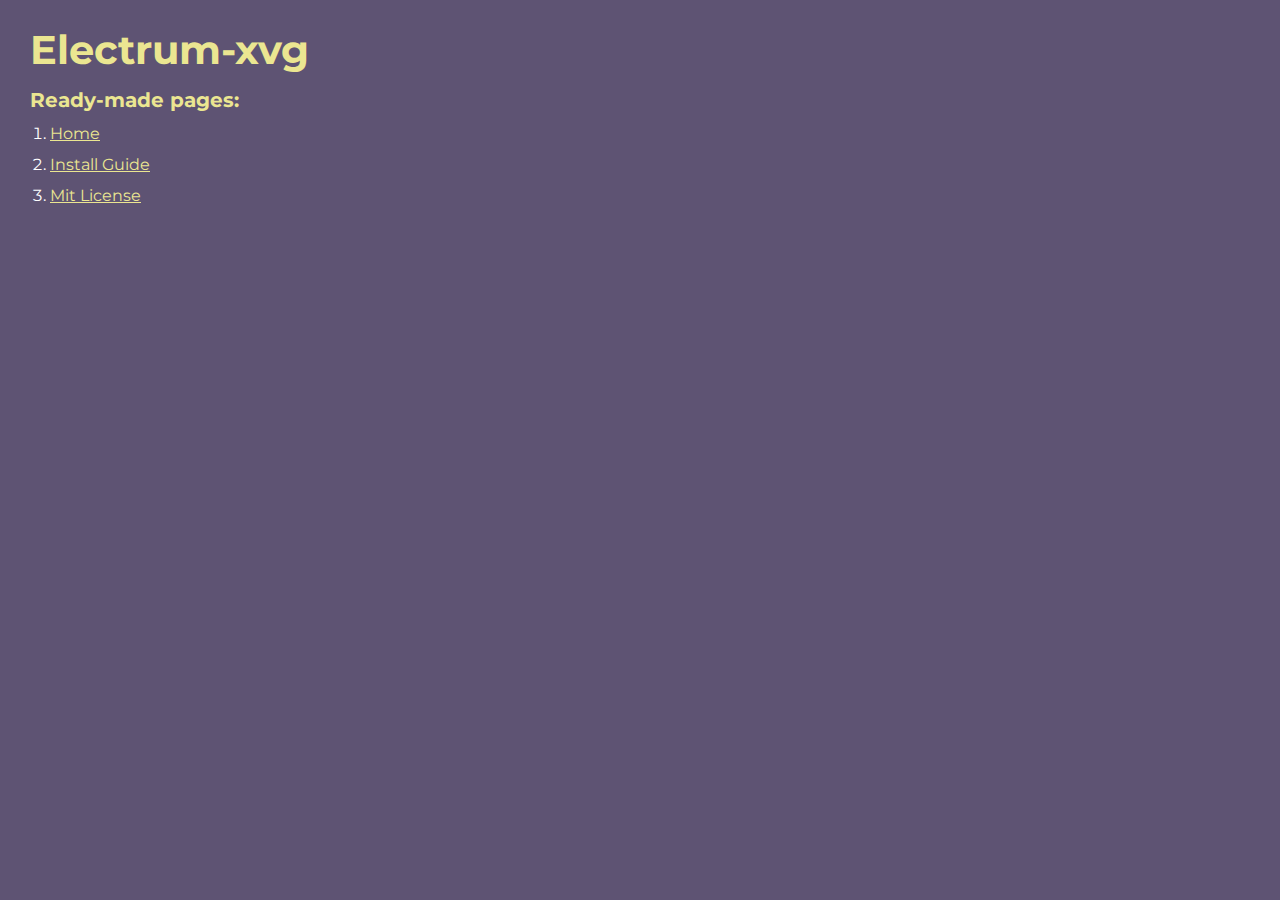
<file: index.html>
<!DOCTYPE html>
<html>

<head>
	<meta charset="UTF-8">
	<meta name="viewport" content="width=device-width, initial-scale=1.0">
	<title>Electrum-xvg</title>
</head>

<body>
	<div class="rootpage">
		<h1>Electrum-xvg</h1>
		<h2>Ready-made pages:</h2>
		<ol class="rootpage__list">
			<li><a target="_blank" href="home.html">Home</a></li>
			<li><a target="_blank" href="install-guide.html">Install Guide</a></li>
			<li><a target="_blank" href="mit-license.html">Mit License</a></li>
		</ol>
	</div>
</body>
<style>
	@charset "UTF-8";
	@import url("https://fonts.googleapis.com/css?family=Montserrat:regular,700&display=swap");

	*,
	*::before,
	*::after {
		padding: 0px;
		margin: 0px;
		border: 0px;
		box-sizing: border-box;
	}

	html,
	body {
		height: 100%;
		margin: 0;
		padding: 0;
		min-width: 320px;
		width: 100%;
		color: #fff;
		background-color: #5e5373;
	}

	body {
		font-family: Montserrat;
		font-size: 100%;
		line-height: 1;
		font-size: 1rem;
	}

	a {
		text-decoration: underline;
		color: #ebe691
	}

	a:visited {
		text-decoration: underline;
		color: #aaa768;
	}

	a:hover {
		text-decoration: none;
	}

	ul li {
		list-style: none;
	}

	img {
		vertical-align: top;
	}

	.wrapper {
		width: 100%;
		min-height: 100%;
		overflow: hidden;
	}

	.rootpage {
		padding: 30px;
		display: flex;
		flex-direction: column;
		align-items: flex-start;
	}

	@media (max-width: 767px) {
		.rootpage {
			padding: 30px 15px;
		}
	}

	h1 {
		color: #ebe691;
		font-size: 2.5rem;
		margin: 0px 0px 1.25rem 0px;
	}

	@media (max-width: 767px) {
		h1 {
			font-size: 1.85rem;
			margin: 0px 0px 1.25rem 0px;
		}
	}

	h2 {
		color: #ebe691;
		font-size: 1.25rem;
		margin: 0px 0px 1rem 0px;
	}

	@media (max-width: 767px) {
		h2 {
			font-size: 1.125rem;
			margin: 0px 0px 1rem 0px;
		}
	}

	.rootpage__info {
		line-height: 140%;
		margin: 0px 0px 1.5rem 0px;
	}

	.rootpage__list {
		margin: 0px 0px 2.25rem 1.25rem;
	}

	.rootpage__list li:not(:last-child) {
		margin: 0px 0px 15px 0px;
	}

	.rootpage__contacts,
	.rootpage__tnx {
		border-radius: 200px;
		padding: 20px 65px;
		line-height: 140%;
	}

	@media (max-width: 767px) {

		.rootpage__contacts,
		.rootpage__tnx {
			border-radius: 40px;
			padding: 20px;
		}
	}

	.rootpage__contacts {
		background: #32b5a4;

	}

	.rootpage__contacts a {
		color: #ebe691;
	}

	.rootpage__tnx {
		background: #c22d63;
		margin: 0px 0px 1rem 0px;
	}
</style>

</html>
</file>
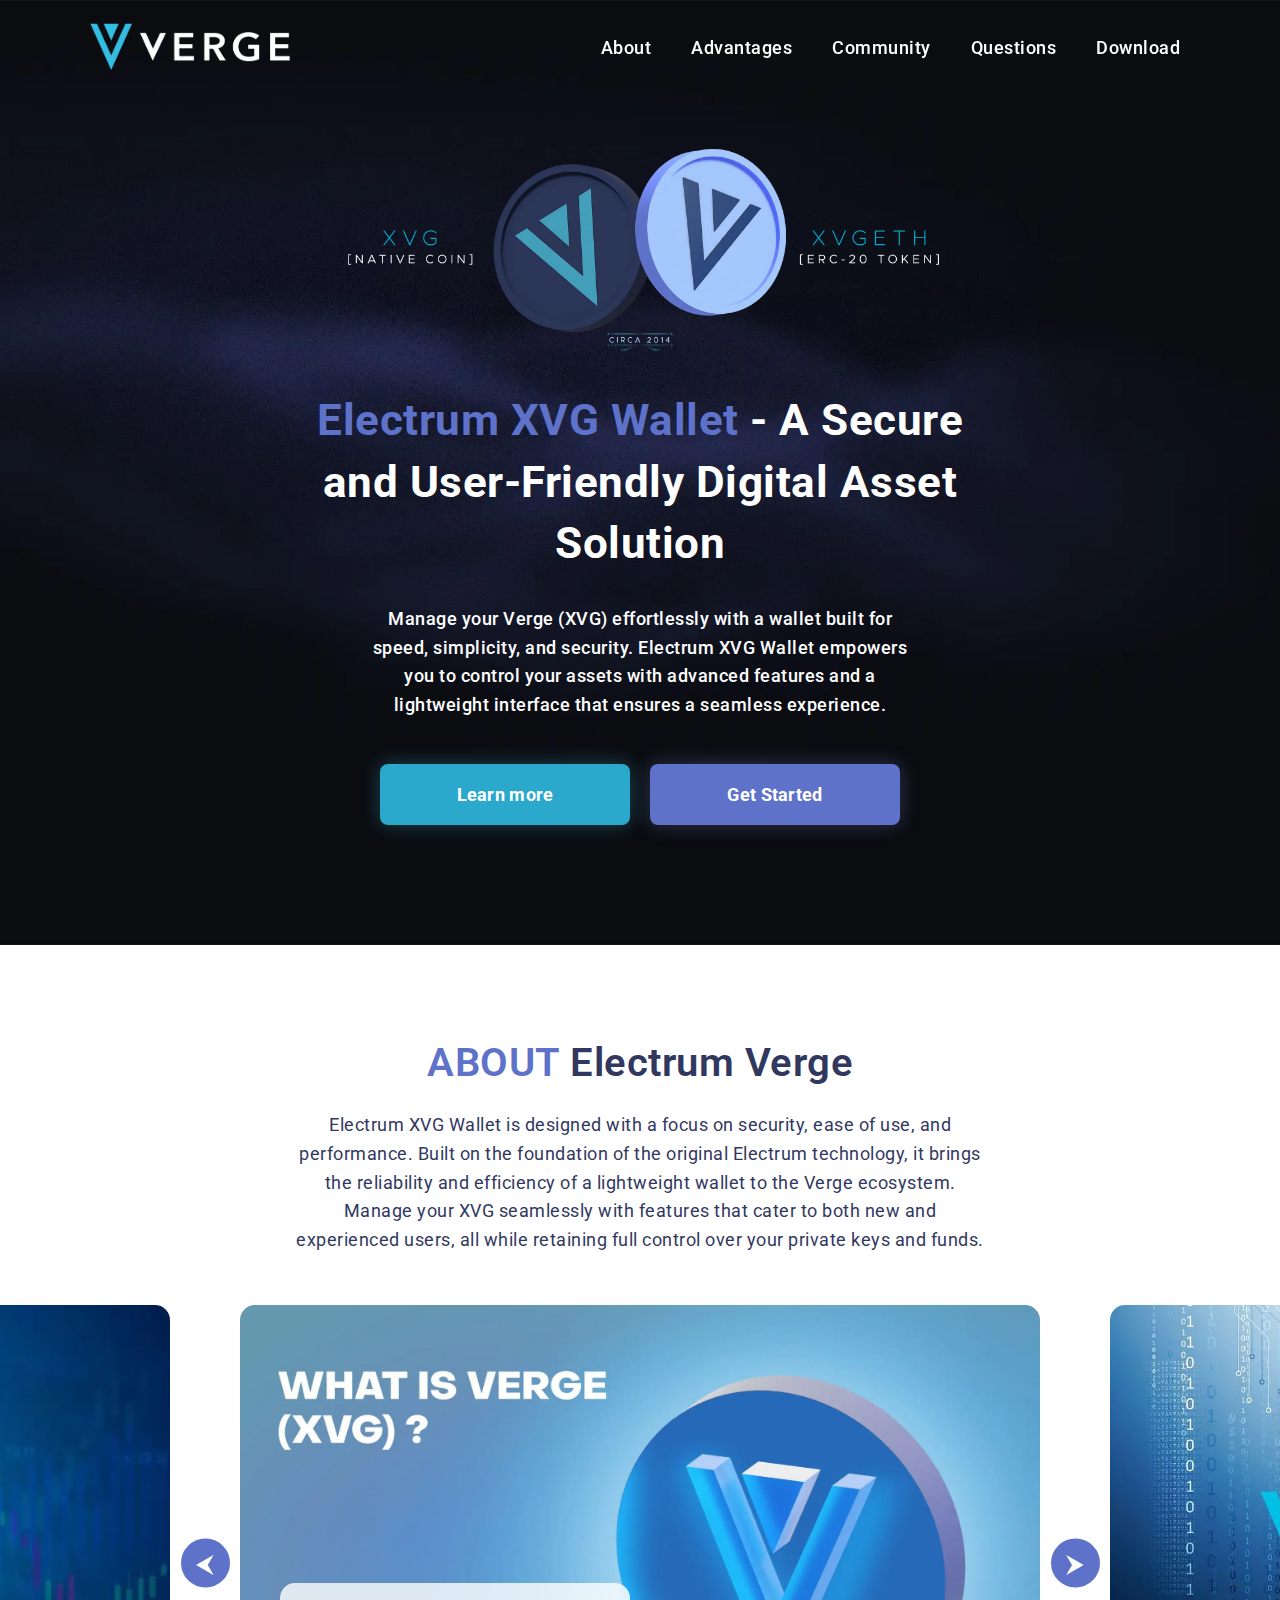
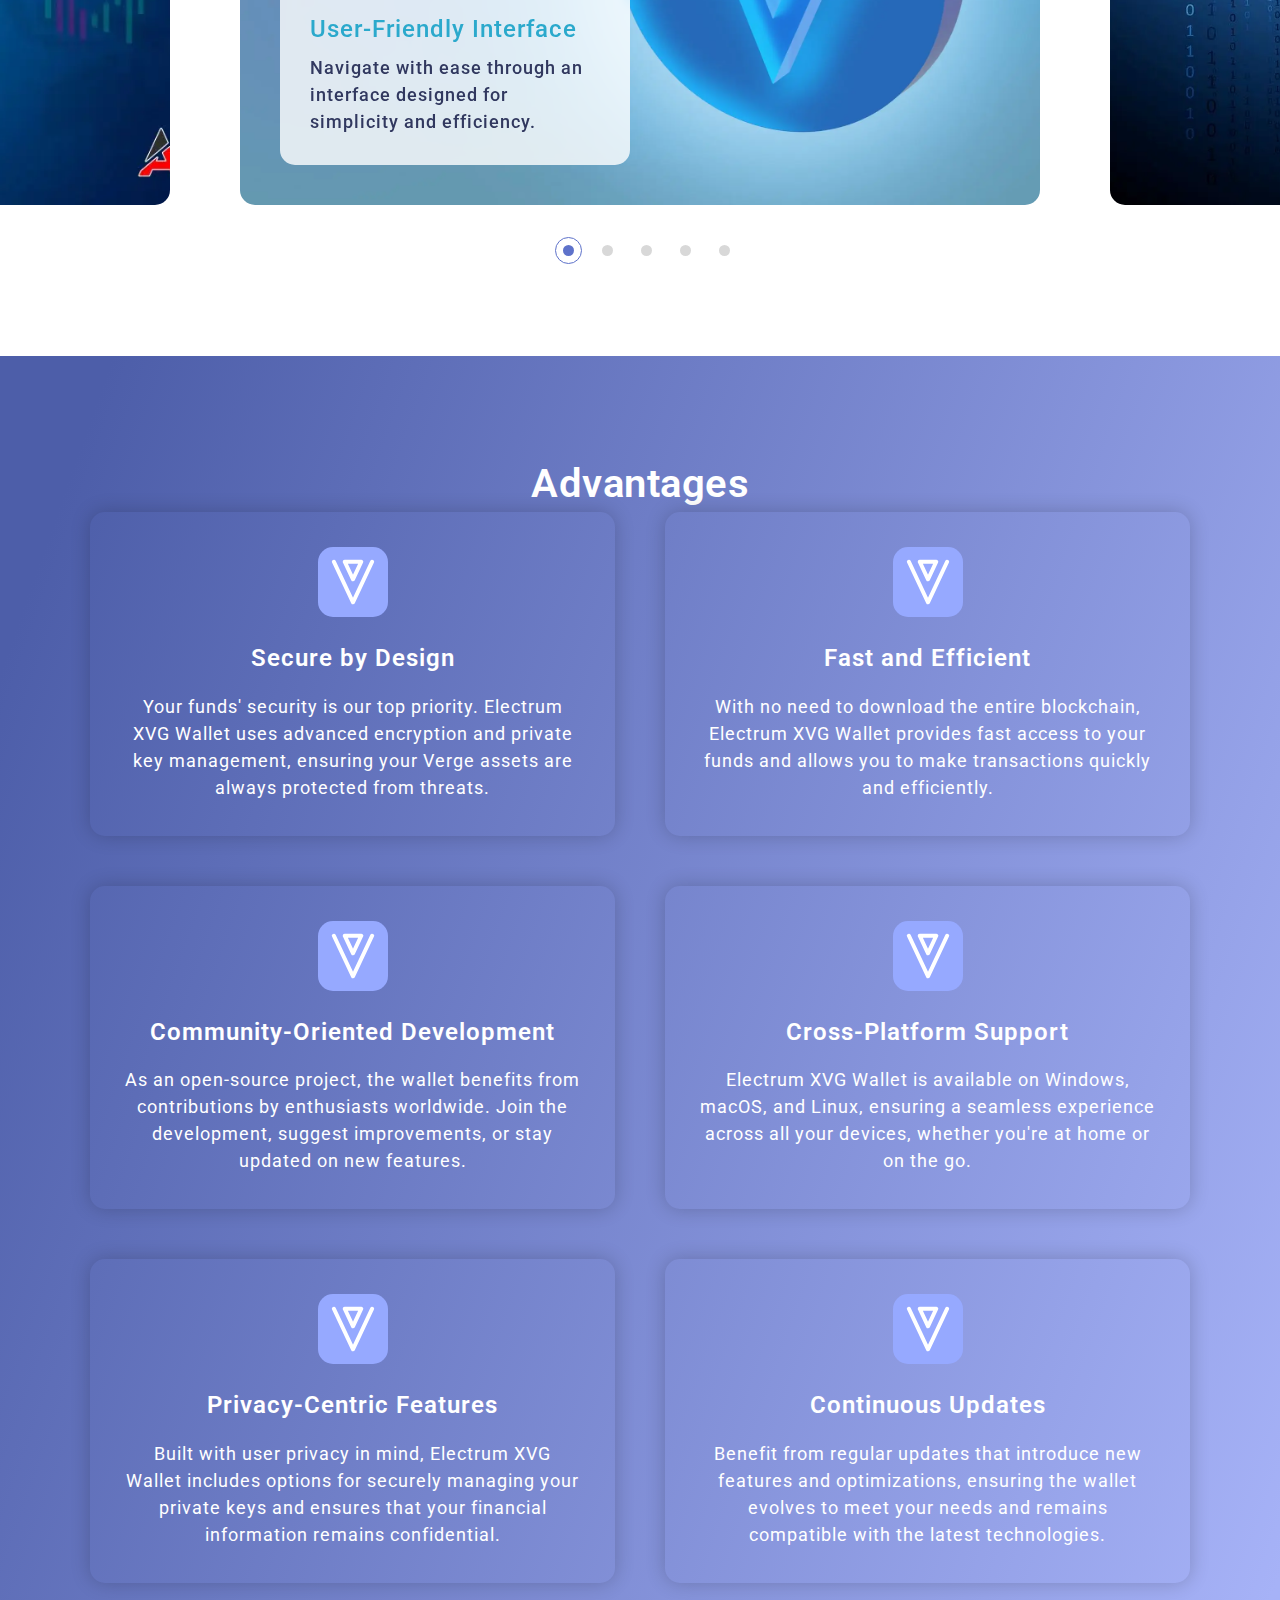
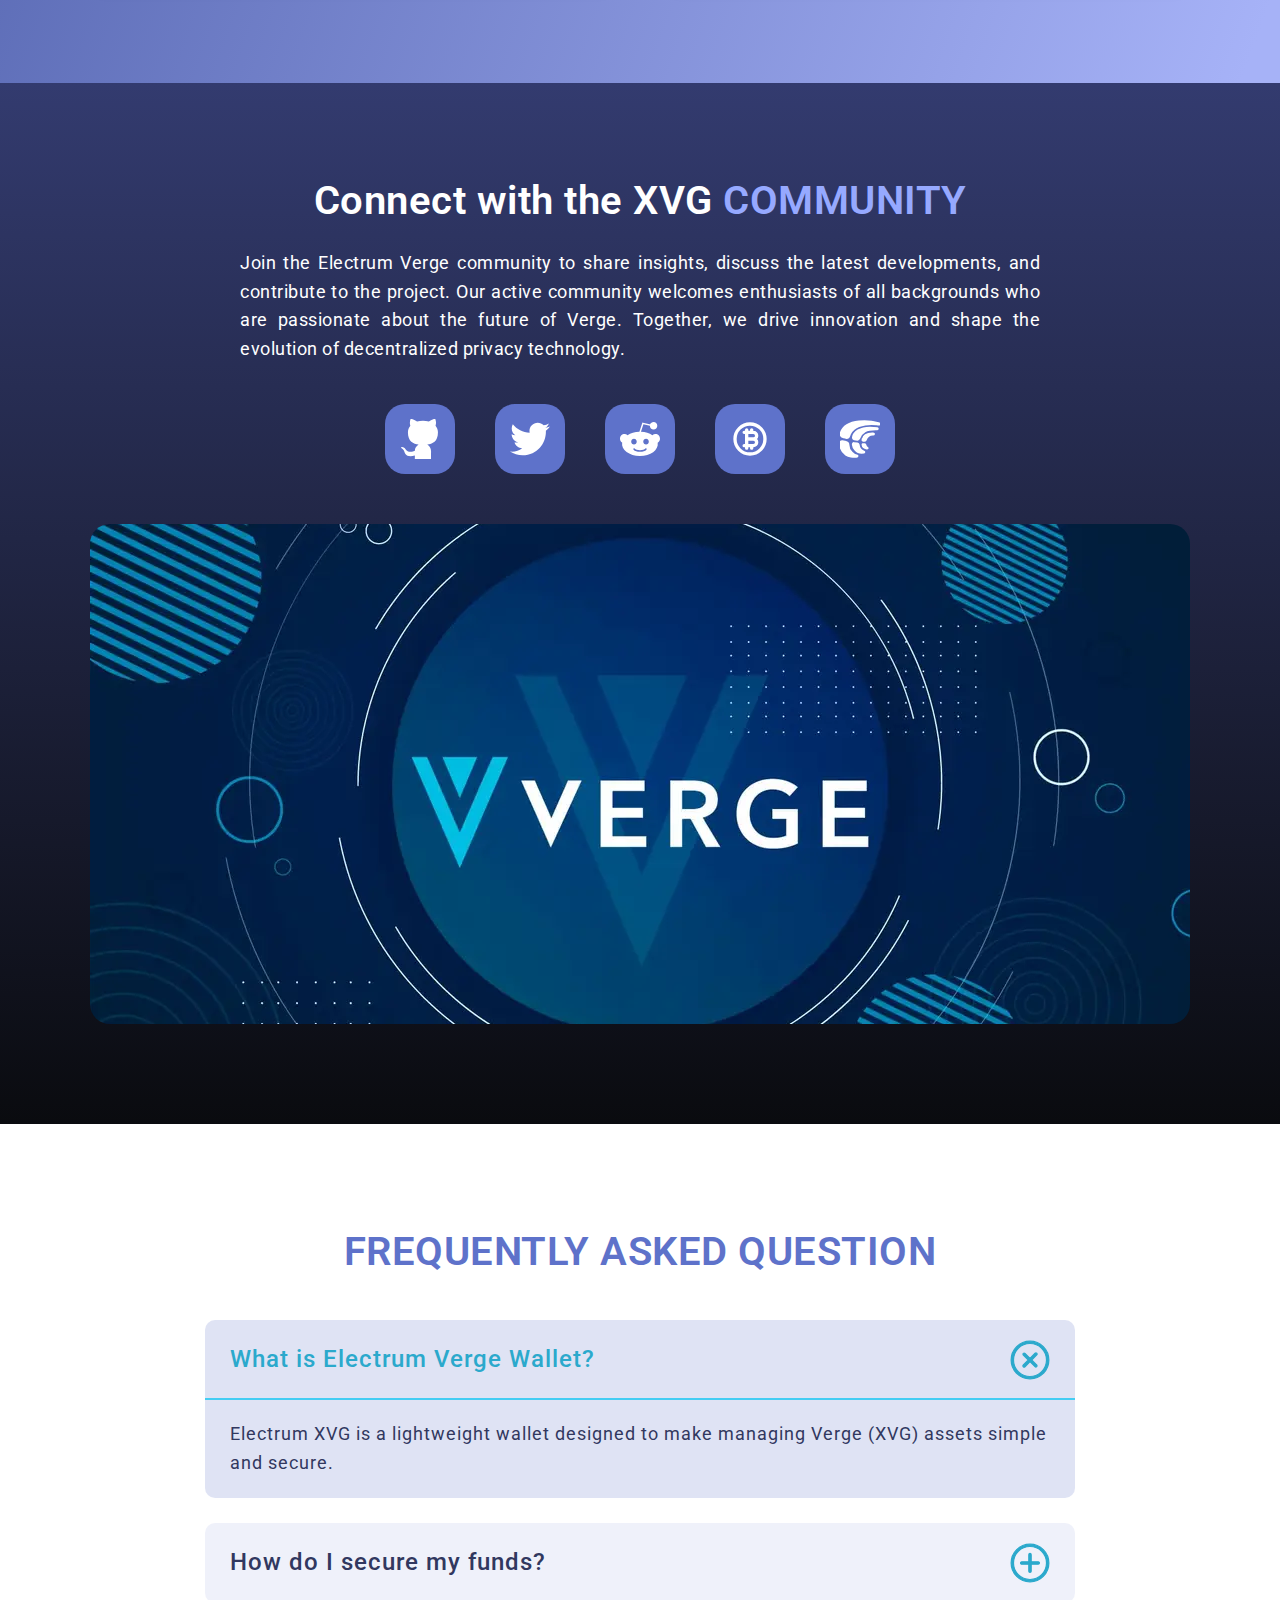
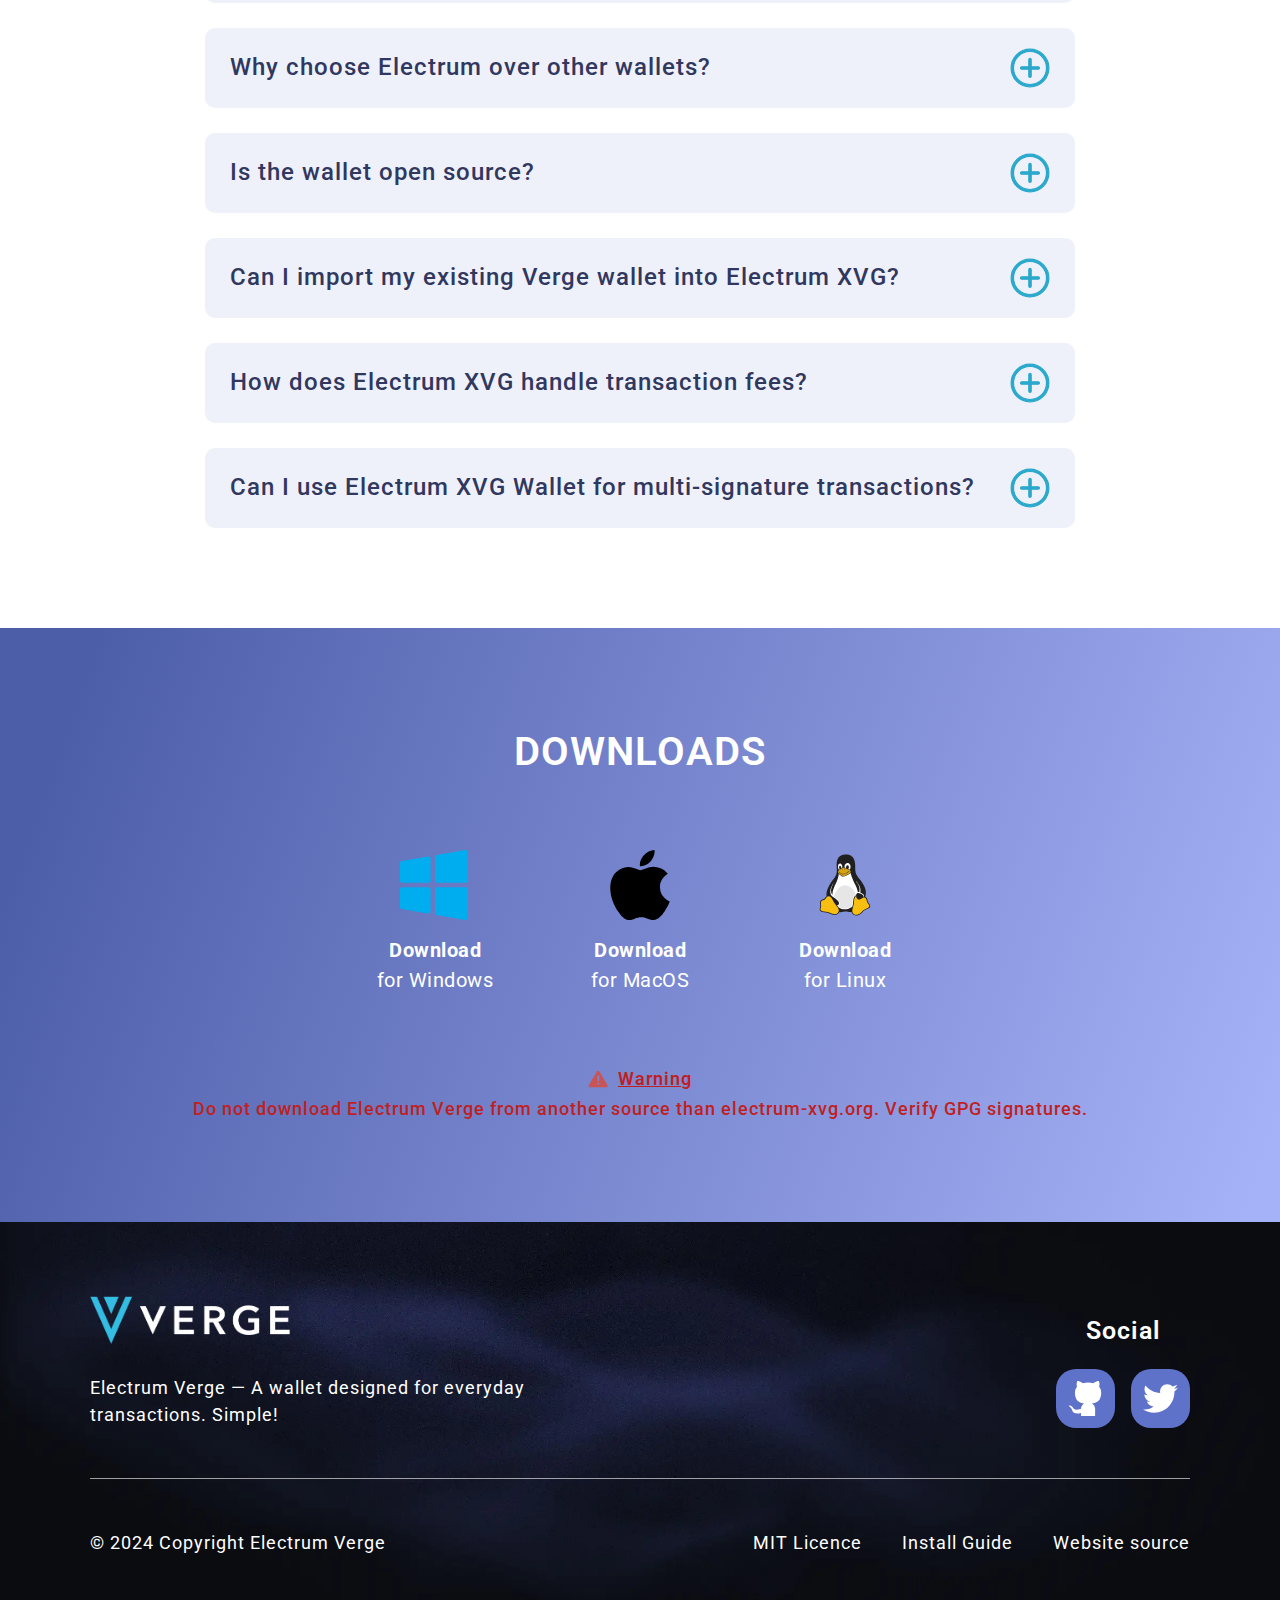
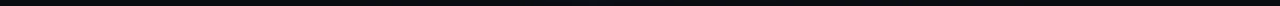
<file: home.html>
<!DOCTYPE html>
<html lang="en">

<head>
	<title>Electrum XVG - Private and Fast Verge Wallet for Secure Transactions | Download XVG wallet</title>
	<meta charset="UTF-8">
	<meta name="format-detection" content="telephone=no">
	<meta name="viewport" content="width=1130px, initial-scale=1.0">
	<meta name="author" content="electrum-xvg.org">
	<link rel="stylesheet" href="css/style.min.css?_v=20241022151158">
	<link rel="shortcut icon" type="image/x-icon" sizes="16x16" href="favicon.ico">
	<link rel="icon" type="image/webp" sizes="16x16" href="img/favicon/16x16.webp">
	<link rel="icon" type="image/webp" sizes="32x32" href="img/favicon/32x32.webp">
	<link rel="icon" type="image/webp" sizes="48x48" href="img/favicon/48x48.webp">
	<link rel="icon" type="image/webp" sizes="96x96" href="img/favicon/96x96.webp">
	<link rel="apple-touch-icon" sizes="180x180" href="img/favicon/180x180.webp">
	<link rel="icon" type="image/webp" sizes="400x400" href="img/favicon/400x400.webp">
	<link rel="canonical" href="https://electrum-xvg.org">
	<meta name="robots" content="follow, index, max-snippet:-1, max-image-preview:large">
	<meta name="description" content="Electrum XVG is a lightweight and privacy-focused wallet for Verge (XVG). Experience fast, secure transactions with enhanced privacy features, all in a user-friendly design.">
	<meta name="keywords" content="Electrum XVG, Verge wallet, private XVG wallet, secure Verge transactions, lightweight Verge wallet, fast Verge wallet, privacy-focused wallet">
	<meta property="og:site_name" content="electrum-xvg.org">
	<meta property="og:type" content="website">
	<meta property="og:url" content="https://electrum-xvg.org">
	<meta property="og:title" content="Electrum XVG - Private and Fast Verge Wallet for Secure Transactions | Download XVG wallet">
	<meta property="og:description" content="Electrum XVG is a lightweight and privacy-focused wallet for Verge (XVG). Experience fast, secure transactions with enhanced privacy features, all in a user-friendly design.">
	<meta property="og:image" content="img/favicon/400x400.webp">
	<meta property="og:image:width" content="400">
	<meta property="og:image:height" content="400">
	<meta property="og:image:alt" content="Electrum Verge logo">
	<meta property="og:image:type" content="image/webp">
	<meta property="twitter:title" content="Electrum XVG - Private and Fast Verge Wallet for Secure Transactions | Download XVG wallet">
	<meta property="twitter:description" content="Electrum XVG is a lightweight and privacy-focused wallet for Verge (XVG). Experience fast, secure transactions with enhanced privacy features, all in a user-friendly design.">
	<meta property="twitter:image" content="img/favicon/400x400.webp">
	<meta property="twitter:card" content="summary">
</head>

<body>
	<div class="wrapper">
		<header class="header">
			<div class="header__container">
				<a class="header__logo" href="home.html" data-goto=".hero">
					<img class="header__icon header__icon--white" src="img/verge-logo_white.webp" alt="Verge logo white">
					<img class="header__icon header__icon--black" src="img/verge-logo_black.webp" alt="Verge logo black">
				</a>
				<nav class="header__menu menu">
					<ul class="menu__list">
						<li class="menu__item">
							<a href="home.html#about" class="menu__link" data-goto=".main-slider" data-goto-header>About</a>
						</li>
						<li class="menu__item ">
							<a href="home.html#advantages" class="menu__link" data-goto=".advantages" data-goto-header>Advantages</a>
						</li>
						<li class="menu__item">
							<a href="home.html#community" class="menu__link" data-goto=".community" data-goto-header>Community</a>
						</li>
						<li class="menu__item">
							<a href="home.html#faq" class="menu__link" data-goto=".faq" data-goto-header>Questions</a>
						</li>
						<li class="menu__item">
							<a href="home.html#downloads" class="menu__link" data-goto=".downloads" data-goto-header>Download</a>
						</li>
					</ul>
				</nav>
			</div>
		</header>
		<main class="page">
			<section class="hero" id="hero" itemscope itemtype="https://schema.org/Article">
				<div class="hero__container">
					<div class="hero__body">
						<div class="hero__image">
							<img src="img/hero/image.webp" alt="Electrum Verge image">
						</div>
						<h1 class="hero__title" itemprop="headline">
							<span itemprop="author" itemscope itemtype="https://schema.org/Organization">
								<a style="display: inline;" itemprop="url" href="https://electrum-xvg.org">
									<span itemprop="name">Electrum XVG Wallet</span>
								</a>
							</span>
							- A Secure and User-Friendly Digital Asset Solution
						</h1>
						<div class="hero__text" itemprop="description">
							<p>Manage your Verge (XVG) effortlessly with a wallet built for speed, simplicity, and security. Electrum XVG Wallet empowers you to control your assets with advanced features and a lightweight interface that ensures a seamless experience.</p>
						</div>
						<div class="hero__buttons">
							<a href="home.html#about" class="hero__button hero__button--learn button" data-goto-header data-goto=".main-slider" itemprop="url">Learn more</a>
							<a href="home.html#downloads" class="hero__button hero__button--get button" data-goto-header data-goto=".downloads" itemprop="url">Get Started</a>
						</div>
					</div>
				</div>
				<div class="hero__bg-image">
					<img src="img/hero/bg.webp" alt="Background image" itemprop="image">
				</div>
			</section>
			<section class="main-slider" id="about" data-watch="navigator">
				<div class="main-slider__container">
					<article class="main-slider__header header-modifier" itemscope itemtype="https://schema.org/Article">
						<h2 class="header-modifier__title" itemprop="headline"><span>About</span> Electrum Verge</h2>
						<div class="header-modifier__subtitle" itemprop="description">
							Electrum XVG Wallet is designed with a focus on security, ease of use, and performance. Built on the foundation of the original Electrum technology, it brings the reliability and efficiency of a lightweight wallet to the Verge ecosystem. Manage your XVG seamlessly with features that cater to both new and experienced users, all while retaining full control over your private keys and funds.
						</div>
					</article>
					<div class="main-slider__body">
						<div class="main-slider__slider slider-main">
							<div class="slider-main__body">
								<div class="slider-main__wrapper swiper-wrapper">
									<article class="slider-main__slide swiper-slide" itemscope itemtype="https://schema.org/Article">
										<div class="slider-main__image">
											<img src="img/about/01.webp" alt="Slide image" itemprop="image">
										</div>
										<div data-swiper-parallax-opacity="0" data-swiper-parallax-x="-100%" class="slider-main__content slider-main__content--left">
											<div class="slider-main__title">
												<h3 itemprop="headline">User-Friendly Interface</h3>
											</div>
											<div class="slider-main__text" itemprop="description">
												<p>Navigate with ease through an interface designed for simplicity and efficiency.</p>
											</div>
										</div>
									</article>
									<article class="slider-main__slide swiper-slide" itemscope itemtype="https://schema.org/Article">
										<div class="slider-main__image">
											<img src="img/about/02.webp" alt="Slide image" itemprop="image">
										</div>
										<div data-swiper-parallax-opacity="0" data-swiper-parallax-x="-100%" class="slider-main__content">
											<div class="slider-main__title">
												<h3 itemprop="headline">Open-Source Code</h3>
											</div>
											<div class="slider-main__text" itemprop="description">
												<p>Benefit from transparency and a wallet that is continuously improved by the community.</p>
											</div>
										</div>
									</article>
									<article class="slider-main__slide swiper-slide" itemscope itemtype="https://schema.org/Article">
										<div class="slider-main__image">
											<img src="img/about/03.webp" alt="Slide image" itemprop="image">
										</div>
										<div data-swiper-parallax-opacity="0" data-swiper-parallax-x="-100%" class="slider-main__content">
											<div class="slider-main__title">
												<h3 itemprop="headline">Private Key Control</h3>
											</div>
											<div class="slider-main__text" itemprop="description">
												<p>Keep full ownership of your private keys, ensuring maximum security for your funds.</p>
											</div>
										</div>
									</article>
									<article class="slider-main__slide swiper-slide" itemscope itemtype="https://schema.org/Article">
										<div class="slider-main__image">
											<img src="img/about/04.webp" alt="Slide image" itemprop="image">
										</div>
										<div data-swiper-parallax-opacity="0" data-swiper-parallax-x="-100%" class="slider-main__content">
											<div class="slider-main__title">
												<h3 itemprop="headline">Fast Transactions</h3>
											</div>
											<div class="slider-main__text" itemprop="description">
												<p>Send and receive XVG quickly, thanks to the wallet's lightweight nature.</p>
											</div>
										</div>
									</article>
									<article class="slider-main__slide swiper-slide" itemscope itemtype="https://schema.org/Article">
										<div class="slider-main__image">
											<img src="img/about/05.webp" alt="Slide image" itemprop="image">
										</div>
										<div data-swiper-parallax-opacity="0" data-swiper-parallax-x="-100%" class="slider-main__content">
											<div class="slider-main__title">
												<h3 itemprop="headline">Continuous Updates</h3>
											</div>
											<div class="slider-main__text" itemprop="description">
												<p>Stay up to date with regular improvements and new features</p>
											</div>
										</div>
									</article>
								</div>
							</div>
							<div class="slider-main__controls controls-slider-main">
								<div class="controls-slider-main__dotts"></div>
								<div class="controls-slider-main__arrows slider-arrows">
									<button type="button" class="slider-arrow slider-arrow_prev _icon-arrow-down" aria-label="previous slide"></button>
									<button type="button" class="slider-arrow slider-arrow_next _icon-arrow-down" aria-label="next slide"></button>
								</div>
							</div>
						</div>
					</div>
				</div>
			</section>
			<section class="advantages" id="advantages" data-watch="navigator">
				<div class="advantages__container">
					<div class="advantages__header header-modifier">
						<h2 class="header-modifier__title">Advantages</h2>
					</div>
					<div class="advantages__cards">
						<article class="advantages__card" itemscope itemtype="https://schema.org/Article">
							<div class="advantages__body">
								<img src="img/advantages/01.svg" class="advantages__icon" alt="advantage icon" itemprop="image">
								<h3 class="advantages__title" itemprop="headline">Secure by Design</h3>
								<p class="advantages__text" itemprop="description">Your funds' security is our top priority. Electrum XVG Wallet uses advanced encryption and private key management, ensuring your Verge assets are always protected from threats.</p>
							</div>
						</article>
						<article class="advantages__card" itemscope itemtype="https://schema.org/Article">
							<div class="advantages__body">
								<img src="img/advantages/01.svg" class="advantages__icon" alt="advantage icon" itemprop="image">
								<h3 class="advantages__title" itemprop="headline">Fast and Efficient</h3>
								<p class="advantages__text" itemprop="description">With no need to download the entire blockchain, Electrum XVG Wallet provides fast access to your funds and allows you to make transactions quickly and efficiently.</p>
							</div>
						</article>
						<article class="advantages__card" itemscope itemtype="https://schema.org/Article">
							<div class="advantages__body">
								<img src="img/advantages/01.svg" class="advantages__icon" alt="advantage icon" itemprop="image">
								<h3 class="advantages__title" itemprop="headline">Community-Oriented Development</h3>
								<p class="advantages__text" itemprop="description">As an open-source project, the wallet benefits from contributions by enthusiasts worldwide. Join the development, suggest improvements, or stay updated on new features.</p>
							</div>
						</article>
						<article class="advantages__card" itemscope itemtype="https://schema.org/Article">
							<div class="advantages__body">
								<img src="img/advantages/01.svg" class="advantages__icon" alt="advantage icon" itemprop="image">
								<h3 class="advantages__title" itemprop="headline">Cross-Platform Support</h3>
								<p class="advantages__text" itemprop="description">Electrum XVG Wallet is available on Windows, macOS, and Linux, ensuring a seamless experience across all your devices, whether you're at home or on the go.</p>
							</div>
						</article>
						<article class="advantages__card" itemscope itemtype="https://schema.org/Article">
							<div class="advantages__body">
								<img src="img/advantages/01.svg" class="advantages__icon" alt="advantage icon" itemprop="image">
								<h3 class="advantages__title" itemprop="headline">Privacy-Centric Features</h3>
								<p class="advantages__text" itemprop="description">Built with user privacy in mind, Electrum XVG Wallet includes options for securely managing your private keys and ensures that your financial information remains confidential.</p>
							</div>
						</article>
						<article class="advantages__card" itemscope itemtype="https://schema.org/Article">
							<div class="advantages__body">
								<img src="img/advantages/01.svg" class="advantages__icon" alt="advantage icon" itemprop="image">
								<h3 class="advantages__title" itemprop="headline">Continuous Updates</h3>
								<p class="advantages__text" itemprop="description">Benefit from regular updates that introduce new features and optimizations, ensuring the wallet evolves to meet your needs and remains compatible with the latest technologies.</p>
							</div>
						</article>
					</div>
				</div>
			</section>
			<article class="community" id="community" data-watch="navigator" itemscope itemtype="https://schema.org/Article">
				<div class="community__container">
					<div class="community__body">
						<div class="community__header header-modifier">
							<h2 class="header-modifier__title" itemprop="headline">Connect with the XVG <span>Community</span></h2>
							<div class="header-modifier__subtitle" itemprop="description">
								Join the Electrum Verge community to share insights, discuss the latest developments, and contribute to the project. Our active community welcomes enthusiasts of all backgrounds who are passionate about the future of Verge. Together, we drive innovation and shape the evolution of decentralized privacy technology.
							</div>
						</div>
						<div class="community__social">
							<a href="#" class="community__link" itemprop="url">
								<img src="img/community/01.svg" class="community__icon" alt="github icon" itemprop="image">
							</a>
							<a href="#" class="community__link" itemprop="url">
								<img src="img/community/02.svg" class="community__icon" alt="twitter icon" itemprop="image">
							</a>
							<a href="#" class="community__link" itemprop="url">
								<img src="img/community/03.svg" class="community__icon" alt="reddit icon" itemprop="image">
							</a>
							<a href="#" class="community__link" itemprop="url">
								<img src="img/community/04.svg" class="community__icon" alt="bitcointalk icon" itemprop="image">
							</a>
							<a href="#" class="community__link" itemprop="url">
								<img src="img/community/05.svg" class="community__icon" alt="crowdin icon" itemprop="image">
							</a>
						</div>
					</div>
					<div class="community__image">
						<img src="img/community/image.webp" alt="Community Image" itemprop="image">
					</div>
				</div>
			</article>
			<section class="faq" id="faq" data-watch="navigator" itemscope itemtype="https://schema.org/FAQPage">
				<div class="faq__container">
					<div class="faq__header header-modifier">
						<h2 class="header-modifier__title" itemprop="headline"><span>Frequently Asked Question</span></h2>
					</div>
					<div data-spollers data-one-spoller data-spollers-speed="400" class="faq__spollers spollers-faq">
						<details class="spollers-faq__item" data-open itemscope itemprop="mainEntity" itemtype="https://schema.org/Question">
							<summary class="spollers-faq__title" itemprop="name">What is Electrum Verge Wallet?</summary>
							<div class="spollers-faq__body" itemscope itemprop="acceptedAnswer" itemtype="https://schema.org/Answer">
								<p itemprop="text">Electrum XVG is a lightweight wallet designed to make managing Verge (XVG) assets simple and secure.</p>
							</div>
						</details>
						<details class="spollers-faq__item" itemscope itemprop="mainEntity" itemtype="https://schema.org/Question">
							<summary class="spollers-faq__title" itemprop="name">How do I secure my funds?</summary>
							<div class="spollers-faq__body" itemscope itemprop="acceptedAnswer" itemtype="https://schema.org/Answer">
								<p itemprop="text">Keep your private keys secure and back up your wallet seed phrase. Electrum XVG Wallet provides encrypted storage for added security.</p>
							</div>
						</details>
						<details class="spollers-faq__item" itemscope itemprop="mainEntity" itemtype="https://schema.org/Question">
							<summary class="spollers-faq__title" itemprop="name">Why choose Electrum over other wallets?</summary>
							<div class="spollers-faq__body" itemscope itemprop="acceptedAnswer" itemtype="https://schema.org/Answer">
								<p itemprop="text">Electrum XVG offers a blend of speed, simplicity, and powerful features that make it ideal for various types of users.</p>
							</div>
						</details>
						<details class="spollers-faq__item" itemscope itemprop="mainEntity" itemtype="https://schema.org/Question">
							<summary class="spollers-faq__title" itemprop="name">Is the wallet open source?</summary>
							<div class="spollers-faq__body" itemscope itemprop="acceptedAnswer" itemtype="https://schema.org/Answer">
								<p itemprop="text">Yes, the wallet is open source, and the code is available for public review and contributions.</p>
							</div>
						</details>

						<details class="spollers-faq__item" itemscope itemprop="mainEntity" itemtype="https://schema.org/Question">
							<summary class="spollers-faq__title" itemprop="name">Can I import my existing Verge wallet into Electrum XVG?</summary>
							<div class="spollers-faq__body" itemscope itemprop="acceptedAnswer" itemtype="https://schema.org/Answer">
								<p itemprop="text">Yes, Electrum XVG allows you to import wallets using your private keys or seed phrase, making it easy to transition from other wallets without losing access to your funds.</p>
							</div>
						</details>
						<details class="spollers-faq__item" itemscope itemprop="mainEntity" itemtype="https://schema.org/Question">
							<summary class="spollers-faq__title" itemprop="name">How does Electrum XVG handle transaction fees?</summary>
							<div class="spollers-faq__body" itemscope itemprop="acceptedAnswer" itemtype="https://schema.org/Answer">
								<p itemprop="text">Electrum XVG offers customizable transaction fees, allowing you to choose between faster confirmation times or lower costs, giving you control over how you manage your Verge transactions.</p>
							</div>
						</details>
						<details class="spollers-faq__item" itemscope itemprop="mainEntity" itemtype="https://schema.org/Question">
							<summary class="spollers-faq__title" itemprop="name">Can I use Electrum XVG Wallet for multi-signature transactions?</summary>
							<div class="spollers-faq__body" itemscope itemprop="acceptedAnswer" itemtype="https://schema.org/Answer">
								<p itemprop="text">Yes, Electrum XVG supports multi-signature wallets, allowing multiple parties to sign off on transactions, adding an extra layer of security for your Verge assets.</p>
							</div>
						</details>
					</div>
				</div>
			</section>
			<section class="downloads" id="downloads" data-watch="navigator">
				<div class="downloads__container">
					<div class="downloads__body">
						<h2 class="downloads__title">Downloads</h2>
						<div class="downloads__items">
							<a href="#" class="downloads__item item-downloads item-downloads--windows">
								<img src="img/download/window.svg" class="item-downloads__icon" alt="Windows icon">
								<div class="item-downloads__label"><strong>Download</strong><br> for Windows</div>
							</a>
							<a href="#" class="downloads__item item-downloads item-downloads--macos">
								<img src="img/download/apple.svg" class="item-downloads__icon" alt="MacOS icon">
								<div class="item-downloads__label"><strong>Download</strong><br> for MacOS</div>
							</a>
							<a href="#" class="downloads__item item-downloads item-downloads--linux">
								<img src="img/download/linux.svg" class="item-downloads__icon" alt="Linux icon">
								<div class="item-downloads__label"><strong>Download</strong><br> for Linux</div>
							</a>
						</div>
						<span class="warning">
							<img src="img/icons/warning.svg" alt="Warning!">&nbsp; <strong>Warning</strong><br> Do not download Electrum Verge from another source than electrum-xvg.org. Verify GPG signatures.
						</span>
					</div>
				</div>
			</section>
		</main>
		<footer class="footer">
			<div class="footer__container">
				<div class="footer__main main-footer">
					<div class="main-footer__body">
						<a href="home.html" class="main-footer__logo" data-goto=".hero">
							<img src="img/verge-logo_white.webp" alt="Footer Logo">
						</a>
						<div class="main-footer__text">
							<p>
								Electrum Verge — A wallet designed for everyday transactions. Simple!
							</p>
						</div>
					</div>
					<div class="main-footer__social social-footer">
						<div class="social-footer__label">Social</div>
						<div class="social-footer__items">
							<a href="" class="social-footer__item" target="_blank">
								<img src="img/community/01.svg" alt="Github icon">
							</a>
							<a href="" class="social-footer__item" target="_blank">
								<img src="img/community/02.svg" alt="Twitter icon">
							</a>
						</div>
					</div>
				</div>
				<div class="footer__bottom">
					<div class="footer__copy">© 2024 Copyright Electrum Verge</div>
					<nav class="footer__menu menu-footer">
						<ul class="menu-footer__list">
							<li class="menu-footer__item">
								<a href="mit-license.html" class="menu-footer__link" target="_blank">MIT Licence</a>
							</li>
							<li class="menu-footer__item">
								<a href="install-guide.html" class="menu-footer__link" target="_blank">Install Guide</a>
							</li>
							<li class="menu-footer__item">
								<a href="" class="menu-footer__link" target="_blank">Website source</a>
							</li>
						</ul>
					</nav>
				</div>
			</div>
			<div class="footer__bg-image">
				<img src="img/hero/bg.webp" alt="Background image">
			</div>
		</footer>
	</div>
	<script src="js/app.min.js?_v=20241022151158"></script>
</body>

</html>
</file>
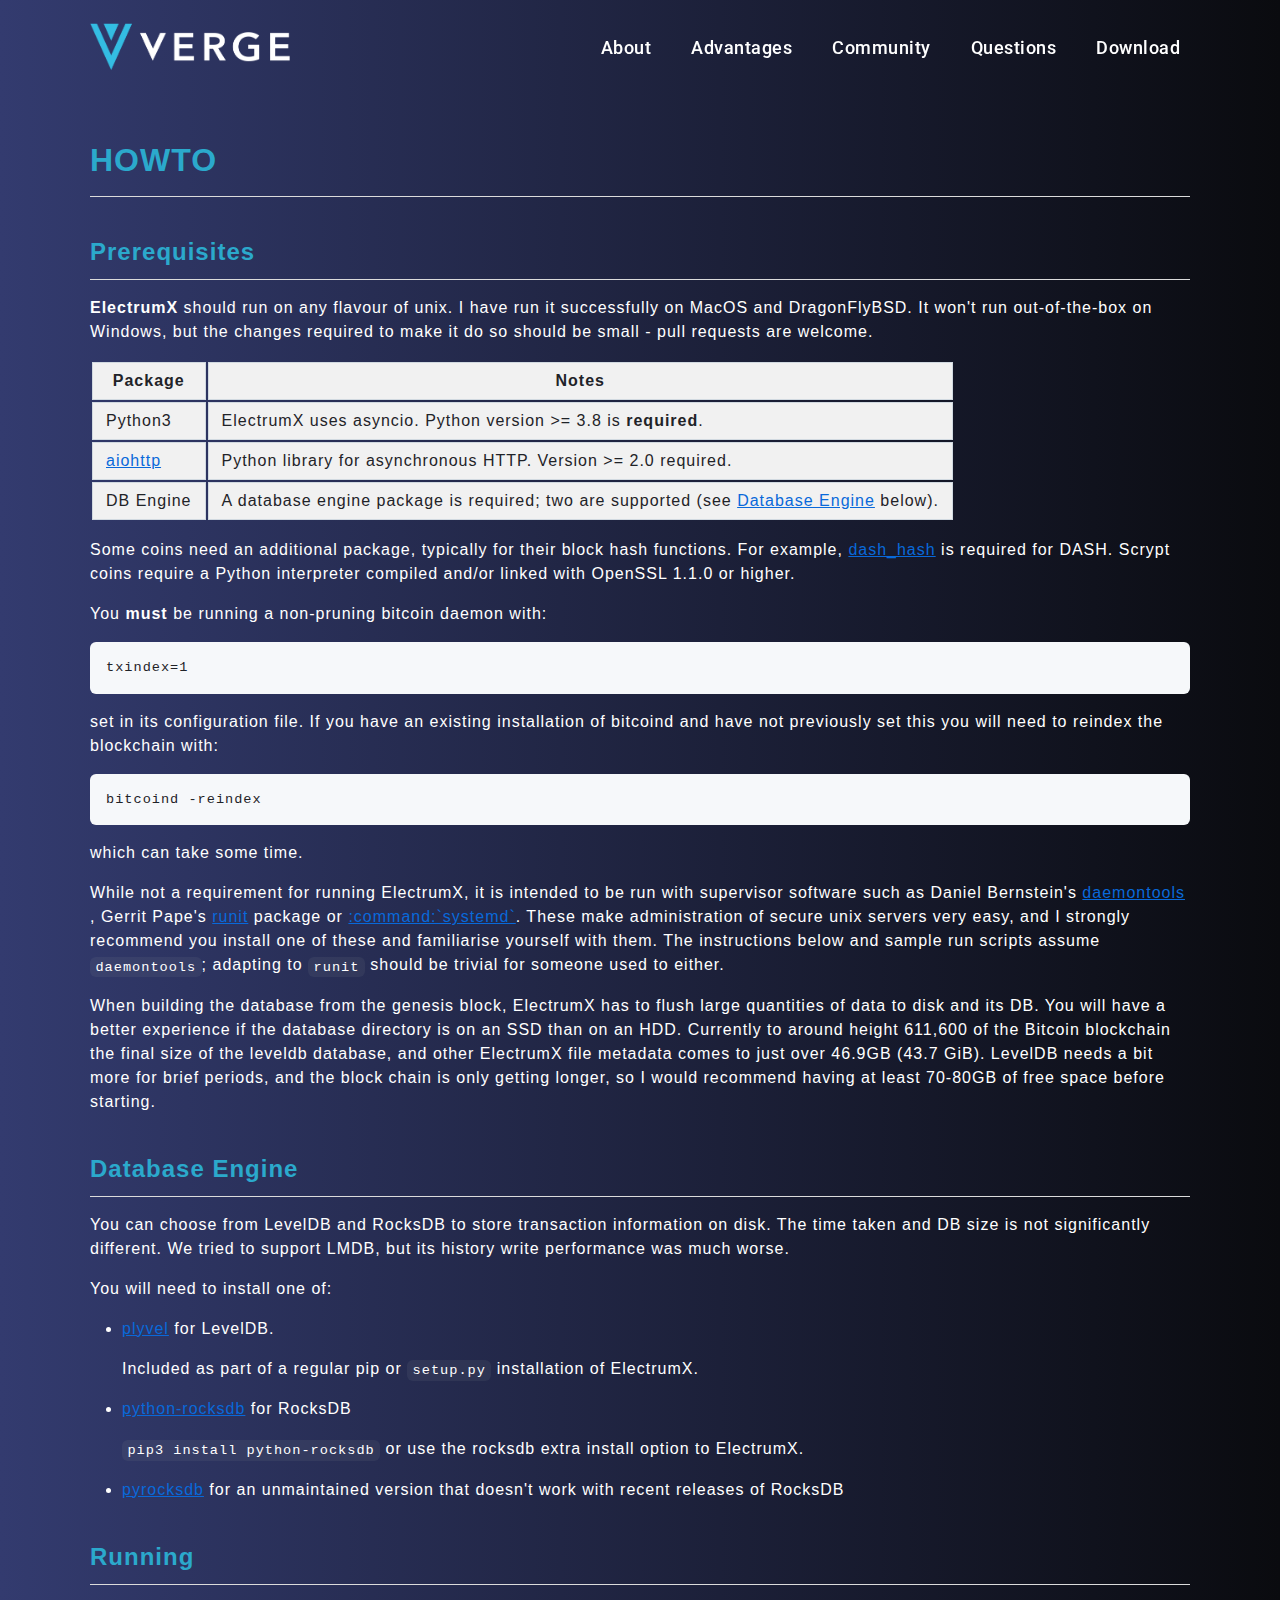
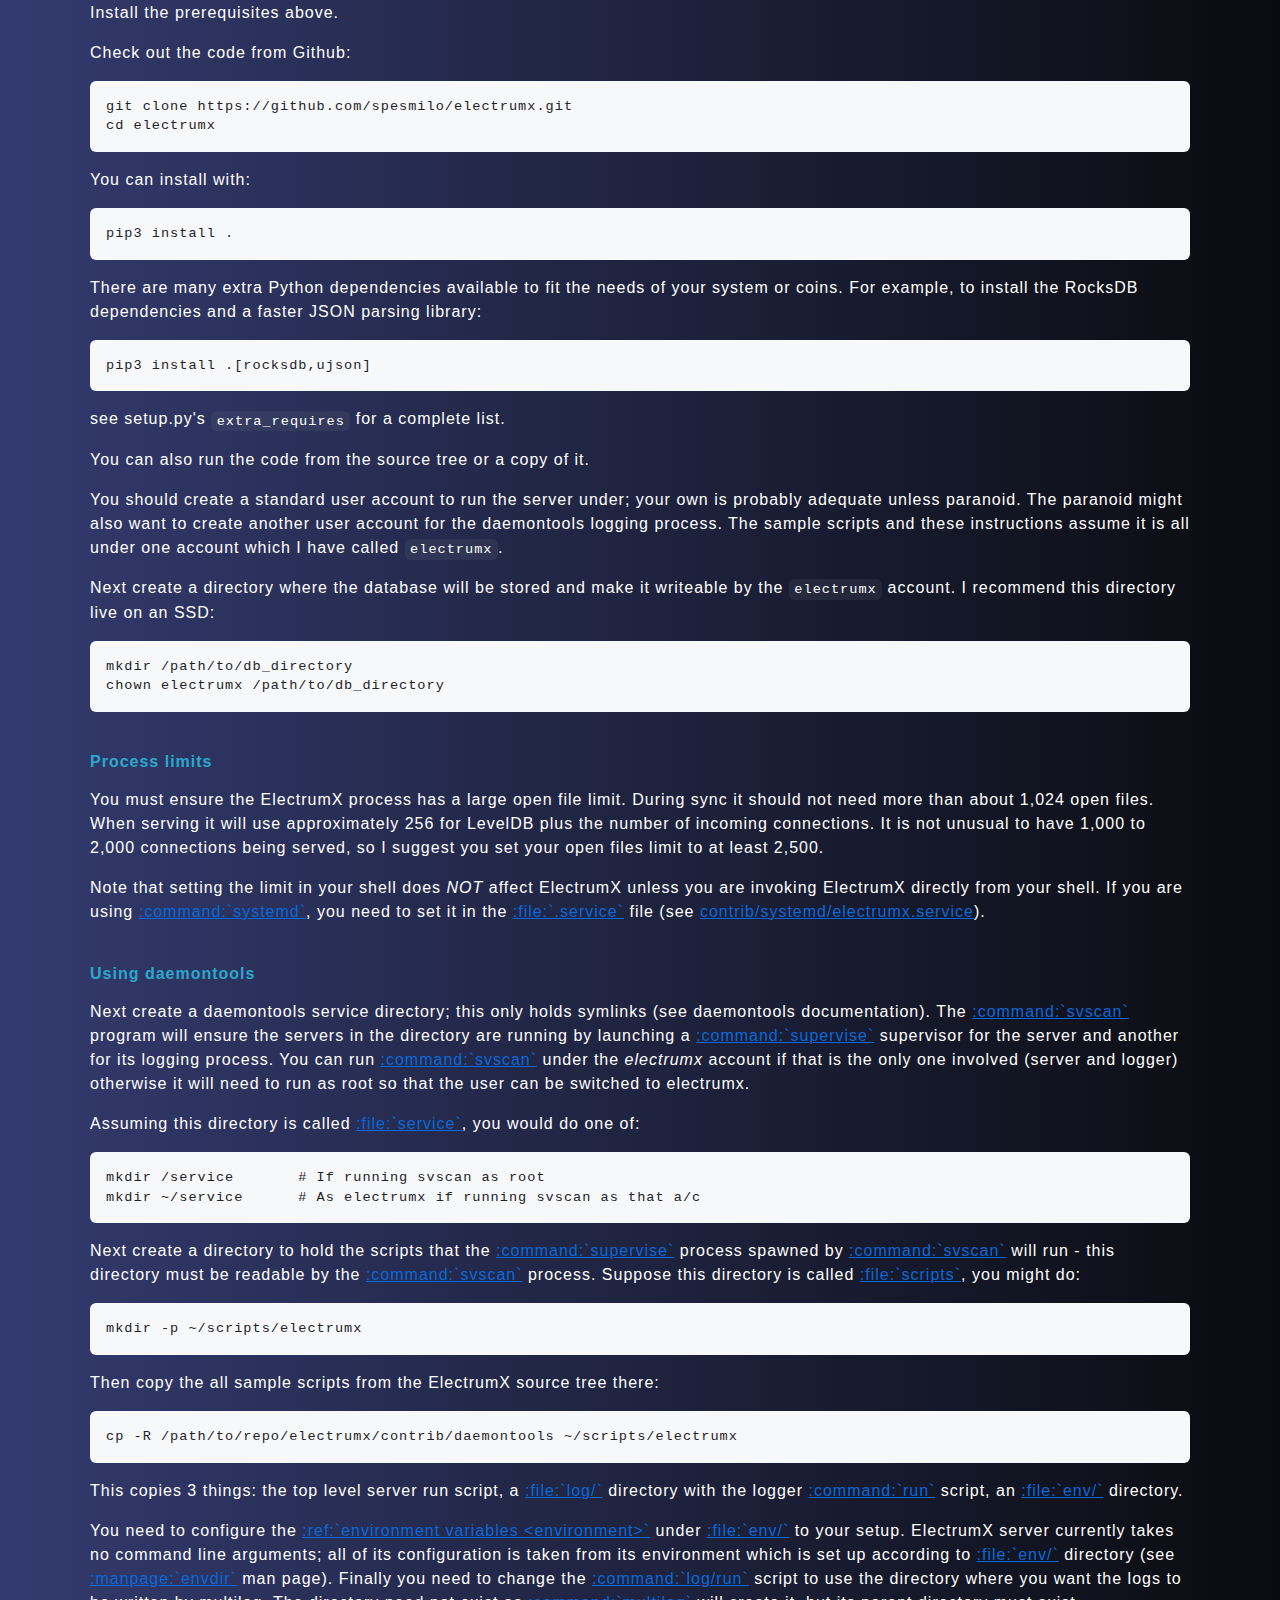
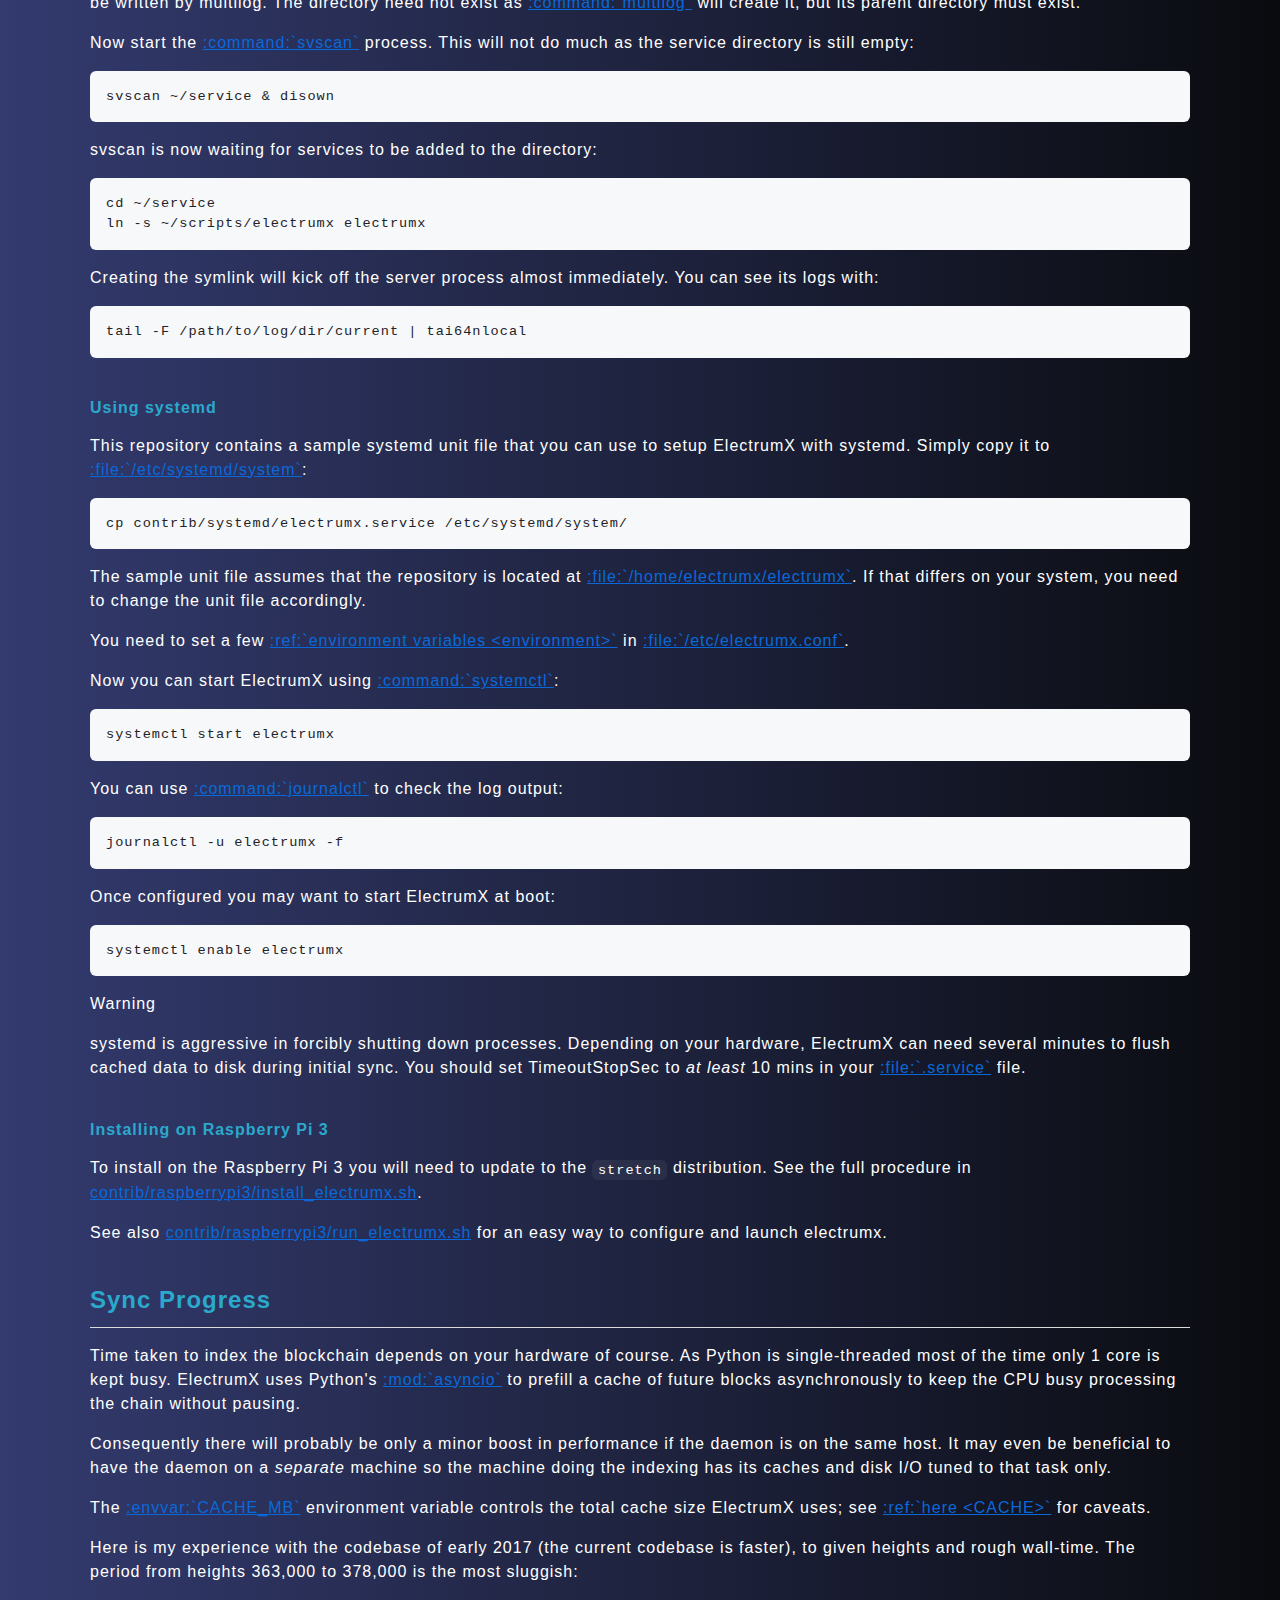
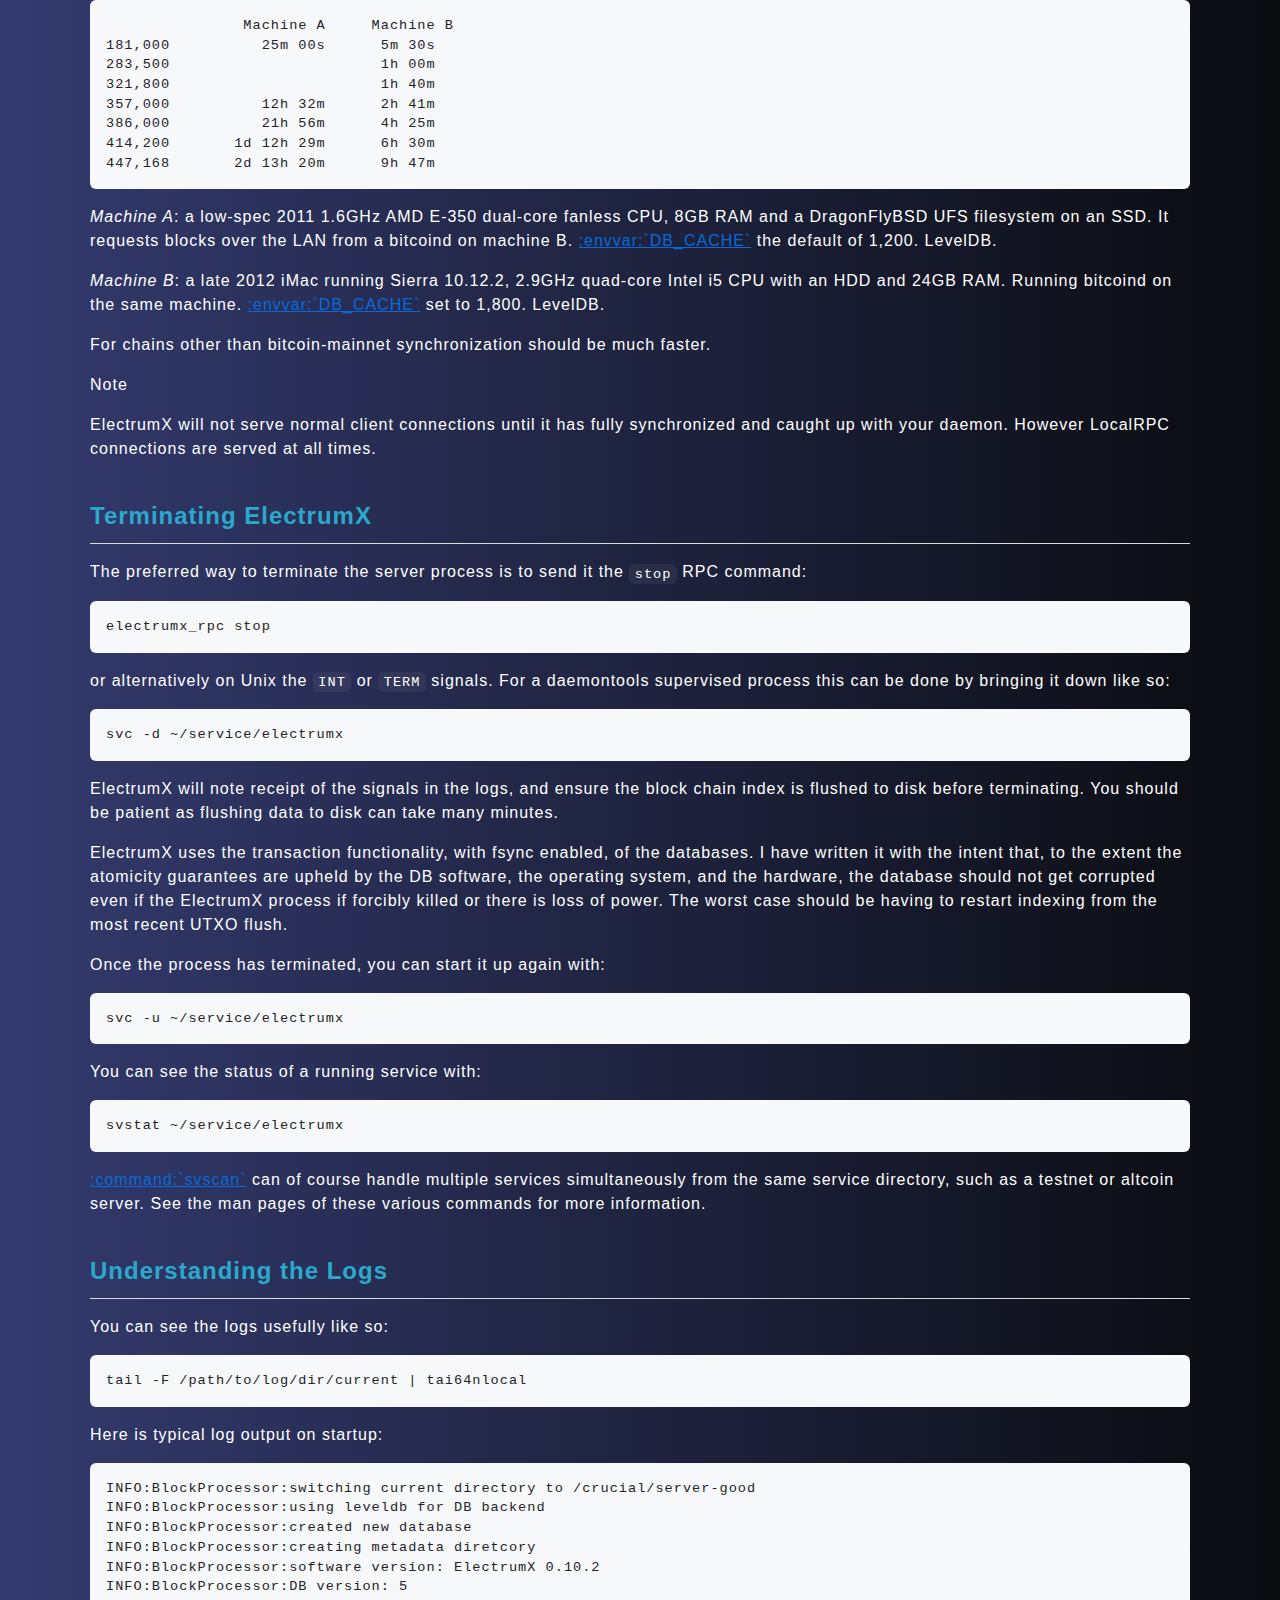
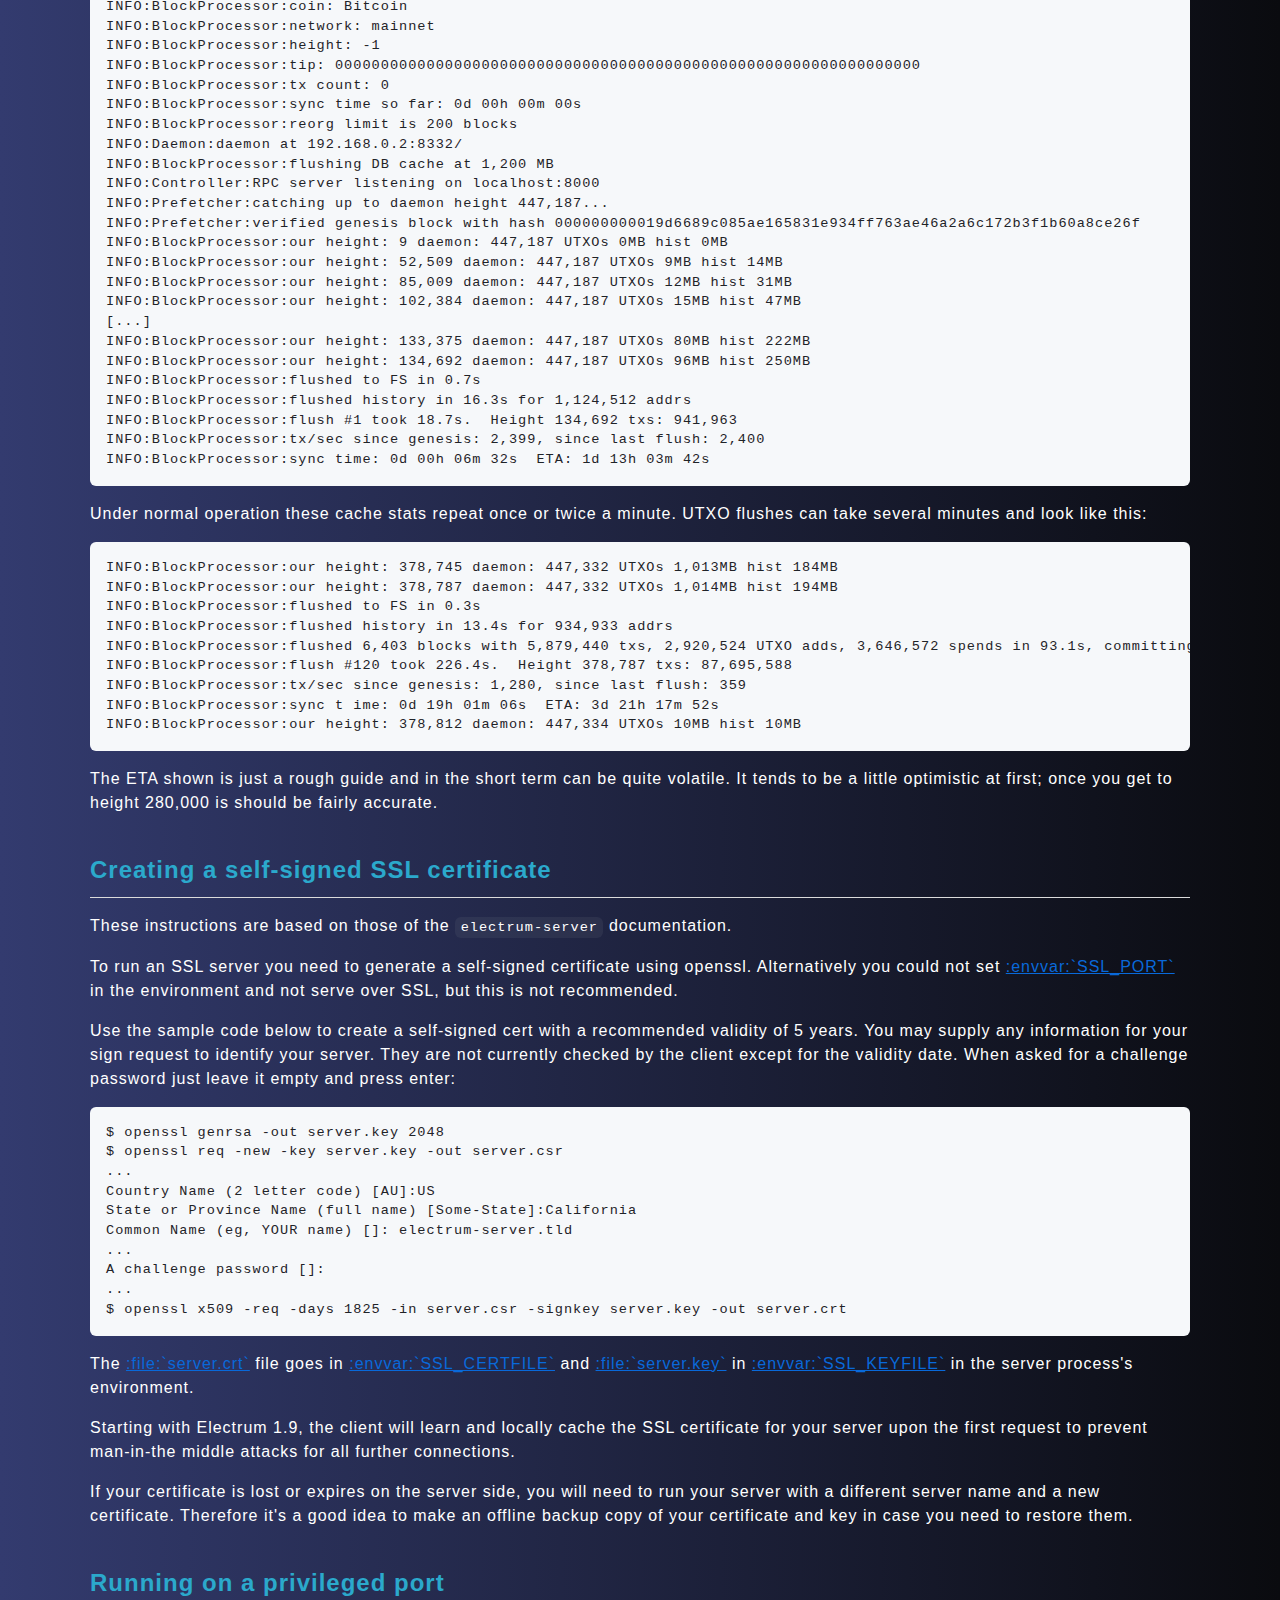
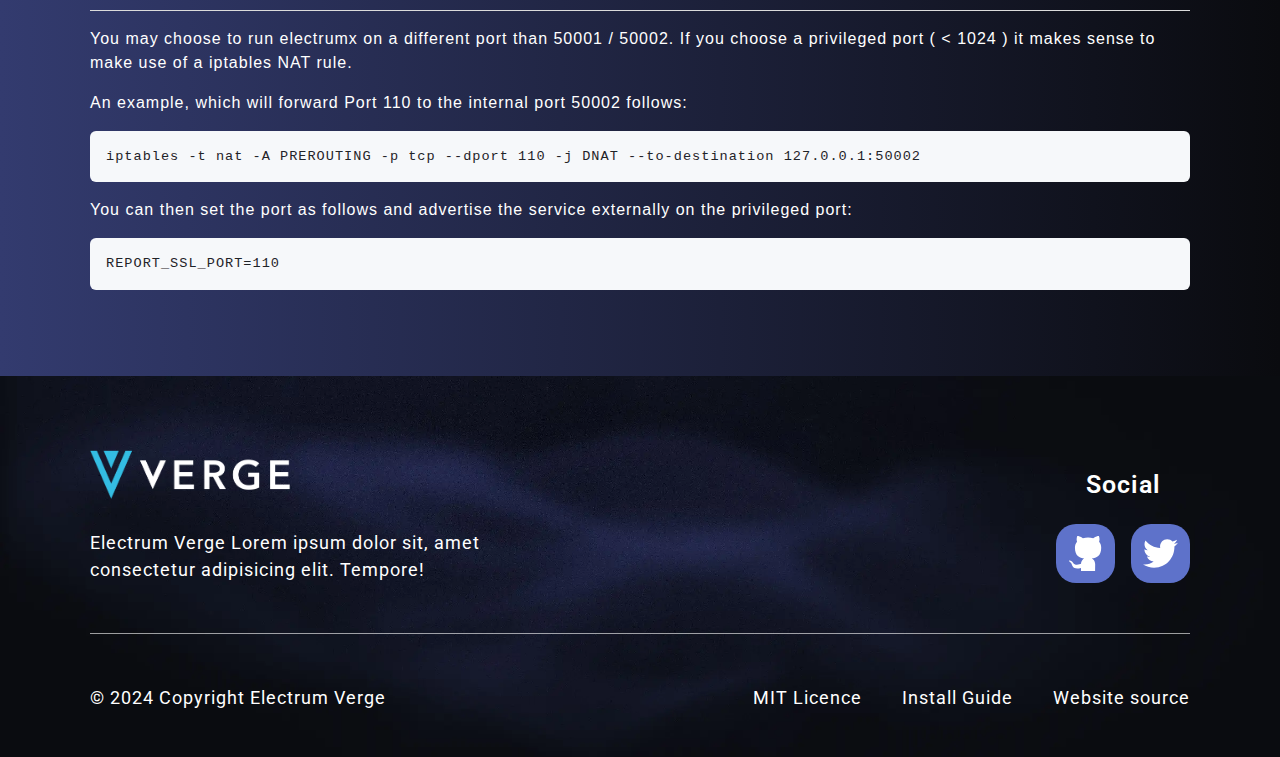
<file: install-guide.html>
<!DOCTYPE html>
<html lang="en">

<head>
	<title>Isnstall Guide - Electrum Verge</title>
	<meta charset="UTF-8">
	<meta name="format-detection" content="telephone=no">
	<meta name="viewport" content="width=1130px, initial-scale=1.0">
	<meta name="author" content="electrum-dash.org">
	<link rel="stylesheet" href="css/style.min.css?_v=20241019105630">
	<link rel="shortcut icon" type="image/x-icon" sizes="16x16" href="favicon.ico">
	<link rel="icon" type="image/webp" sizes="16x16" href="img/favicon/16x16.webp">
	<link rel="icon" type="image/webp" sizes="32x32" href="img/favicon/32x32.webp">
	<link rel="icon" type="image/webp" sizes="48x48" href="img/favicon/48x48.webp">
	<link rel="icon" type="image/webp" sizes="96x96" href="img/favicon/96x96.webp">
	<link rel="apple-touch-icon" sizes="180x180" href="img/favicon/180x180.webp">
	<link rel="icon" type="image/webp" sizes="400x400" href="img/favicon/400x400.webp">
	<link rel="canonical" href="https://electrum-xvg.org/install-guide.html">
	<meta name="robots" content="follow, index, max-snippet:-1, max-image-preview:large">
	<meta name="description" content="">
	<meta name="keywords" content="">
	<meta property="og:site_name" content="electrum-dash.org">
	<meta property="og:type" content="website">
	<meta property="og:url" content="https://electrum-xvg.org/install-guide.html">
	<meta property="og:title" content="Isnstall Guide - Electrum Verge">
	<meta property="og:description" content="">
	<meta property="og:image" content="img/favicon/400x400.webp">
	<meta property="og:image:width" content="400">
	<meta property="og:image:height" content="400">
	<meta property="og:image:alt" content="Electrum Digital Cash logo">
	<meta property="og:image:type" content="image/webp">
	<meta property="twitter:title" content="Isnstall Guide - Electrum Verge">
	<meta property="twitter:description" content="">
	<meta property="twitter:image" content="img/favicon/400x400.webp">
	<meta property="twitter:card" content="summary">
</head>

<body>
	<div class="wrapper">
		<header class="header">
			<div class="header__container">
				<a class="header__logo" href="home.html" data-goto=".hero">
					<img class="header__icon header__icon--white" src="img/verge-logo_white.webp" alt="Verge logo white">
					<img class="header__icon header__icon--black" src="img/verge-logo_black.webp" alt="Verge logo black">
				</a>
				<nav class="header__menu menu">
					<ul class="menu__list">
						<li class="menu__item">
							<a href="home.html#about" class="menu__link" data-goto=".main-slider" data-goto-header>About</a>
						</li>
						<li class="menu__item ">
							<a href="home.html#advantages" class="menu__link" data-goto=".advantages" data-goto-header>Advantages</a>
						</li>
						<li class="menu__item">
							<a href="home.html#community" class="menu__link" data-goto=".community" data-goto-header>Community</a>
						</li>
						<li class="menu__item">
							<a href="home.html#faq" class="menu__link" data-goto=".faq" data-goto-header>Questions</a>
						</li>
						<li class="menu__item">
							<a href="home.html#downloads" class="menu__link" data-goto=".downloads" data-goto-header>Download</a>
						</li>
					</ul>
				</nav>
			</div>
		</header>
		<main class="page">
			<section class="install-guide markdown-body entry-content container-lg" itemprop="text">
				<div class="install-guide__container">
					<div class="markdown-heading" dir="auto">
						<h1 tabindex="-1" class="heading-element" dir="auto">HOWTO</h1>
					</div>
					<div class="markdown-heading" dir="auto">
						<h2 tabindex="-1" class="heading-element" dir="auto">Prerequisites</h2>
					</div>
					<p dir="auto"><strong>ElectrumX</strong> should run on any flavour of unix. I have run it
						successfully on MacOS and DragonFlyBSD. It won't run out-of-the-box
						on Windows, but the changes required to make it do so should be
						small - pull requests are welcome.</p>
					<markdown-accessiblity-table data-catalyst="">
						<table>
							<thead valign="bottom">
								<tr>
									<th>Package</th>
									<th>Notes</th>
								</tr>
							</thead>
							<tbody valign="top">
								<tr>
									<td>Python3</td>
									<td>ElectrumX uses asyncio. Python version &gt;= 3.8 is
										<strong>required</strong>.
									</td>
								</tr>
								<tr>
									<td><a href="https://pypi.python.org/pypi/aiohttp" rel="nofollow">aiohttp</a></td>
									<td>Python library for asynchronous HTTP. Version &gt;=
										2.0 required.</td>
								</tr>
								<tr>
									<td>DB Engine</td>
									<td>A database engine package is required; two are
										supported (see <a href="#database-engine">Database Engine</a> below).</td>
								</tr>
							</tbody>
						</table>
					</markdown-accessiblity-table>
					<p dir="auto">Some coins need an additional package, typically for their block hash
						functions. For example, <a href="https://pypi.python.org/pypi/dash_hash" rel="nofollow">dash_hash</a> is required for DASH. Scrypt coins
						require a Python interpreter compiled and/or linked with OpenSSL 1.1.0
						or higher.</p>
					<p dir="auto">You <strong>must</strong> be running a non-pruning bitcoin daemon with:</p>
					<pre>txindex=1 </pre>
					<p dir="auto">set in its configuration file. If you have an existing installation
						of bitcoind and have not previously set this you will need to reindex
						the blockchain with:</p>
					<pre>bitcoind -reindex </pre>
					<p dir="auto">which can take some time.</p>
					<p dir="auto">While not a requirement for running ElectrumX, it is intended to be
						run with supervisor software such as Daniel Bernstein's
						<a href="http://cr.yp.to/daemontools.html" rel="nofollow">daemontools</a>, Gerrit Pape's <a href="http://smarden.org/runit/index.html" rel="nofollow">runit</a> package or <a href="#id2"><span id="user-content-id3">:command:`systemd`</span></a>.
						These make administration of secure unix servers very easy, and I
						strongly recommend you install one of these and familiarise yourself
						with them. The instructions below and sample run scripts assume
						<code>daemontools</code>; adapting to <code>runit</code> should be trivial for someone
						used to either.
					</p>
					<p dir="auto">When building the database from the genesis block, ElectrumX has to
						flush large quantities of data to disk and its DB. You will have a
						better experience if the database directory is on an SSD than on an
						HDD. Currently to around height 611,600 of the Bitcoin blockchain the
						final size of the leveldb database, and other ElectrumX file metadata
						comes to just over 46.9GB (43.7 GiB). LevelDB needs a bit more for
						brief periods, and the block chain is only getting longer, so I would
						recommend having at least 70-80GB of free space before starting.</p>
					<div class="markdown-heading" dir="auto">
						<h2 tabindex="-1" class="heading-element" dir="auto">Database Engine</h2>
					</div>
					<p dir="auto">You can choose from LevelDB and RocksDB to store transaction
						information on disk. The time taken and DB size is not significantly
						different. We tried to support LMDB, but its history write performance
						was much worse.</p>
					<p dir="auto">You will need to install one of:</p>
					<ul dir="auto">
						<li>
							<p dir="auto"><a href="https://plyvel.readthedocs.io/en/latest/installation.html" rel="nofollow">plyvel</a> for LevelDB.</p>
							<p dir="auto">Included as part of a regular pip or <code>setup.py</code> installation of ElectrumX.</p>
						</li>
						<li>
							<p dir="auto"><a href="https://pypi.python.org/pypi/python-rocksdb" rel="nofollow">python-rocksdb</a> for RocksDB</p>
							<p dir="auto"><code>pip3 install python-rocksdb</code> or use the rocksdb extra install option to ElectrumX.</p>
						</li>
						<li>
							<p dir="auto"><a href="http://pyrocksdb.readthedocs.io/en/v0.4/installation.html" rel="nofollow">pyrocksdb</a> for an unmaintained version that doesn't work with recent releases of RocksDB</p>
						</li>
					</ul>
					<div class="markdown-heading" dir="auto">
						<h2 tabindex="-1" class="heading-element" dir="auto">Running</h2>
					</div>
					<p dir="auto">Install the prerequisites above.</p>
					<p dir="auto">Check out the code from Github:</p>
					<pre>git clone https://github.com/spesmilo/electrumx.git 
cd electrumx</pre>
					<p dir="auto">You can install with:</p>
					<pre>pip3 install .</pre>
					<p dir="auto">There are many extra Python dependencies available to fit the needs of your
						system or coins. For example, to install the RocksDB dependencies and a faster
						JSON parsing library:</p>
					<pre>pip3 install .[rocksdb,ujson]</pre>
					<p dir="auto">see setup.py's <code>extra_requires</code> for a complete list.</p>
					<p dir="auto">You can also run the code from the source tree or a copy of it.</p>
					<p dir="auto">You should create a standard user account to run the server under;
						your own is probably adequate unless paranoid. The paranoid might
						also want to create another user account for the daemontools logging
						process. The sample scripts and these instructions assume it is all
						under one account which I have called <code>electrumx</code>.</p>
					<p dir="auto">Next create a directory where the database will be stored and make it
						writeable by the <code>electrumx</code> account. I recommend this directory
						live on an SSD:</p>
					<pre>mkdir /path/to/db_directory
chown electrumx /path/to/db_directory</pre>
					<div class="markdown-heading" dir="auto">
						<h3 tabindex="-1" class="heading-element" dir="auto">Process limits</h3>
					</div>
					<p dir="auto">You must ensure the ElectrumX process has a large open file limit.
						During sync it should not need more than about 1,024 open files. When
						serving it will use approximately 256 for LevelDB plus the number of
						incoming connections. It is not unusual to have 1,000 to 2,000
						connections being served, so I suggest you set your open files limit
						to at least 2,500.</p>
					<p dir="auto">Note that setting the limit in your shell does <em>NOT</em> affect ElectrumX
						unless you are invoking ElectrumX directly from your shell. If you
						are using <a href="#id4"><span id="user-content-id5">:command:`systemd`</span></a>, you need to set it in the
						<a href="#id6"><span id="user-content-id7">:file:`.service`</span></a> file (see <a href="https://github.com/spesmilo/electrumx/blob/master/contrib/systemd/electrumx.service">contrib/systemd/electrumx.service</a>).
					</p>
					<div class="markdown-heading" dir="auto">
						<h3 tabindex="-1" class="heading-element" dir="auto">Using daemontools</h3>
					</div>
					<p dir="auto">Next create a daemontools service directory; this only holds symlinks
						(see daemontools documentation). The <a href="#id8"><span id="user-content-id9">:command:`svscan`</span></a> program will
						ensure the servers in the directory are running by launching a
						<a href="#id10"><span id="user-content-id11">:command:`supervise`</span></a> supervisor for the server and another for its
						logging process. You can run <a href="#id12"><span id="user-content-id13">:command:`svscan`</span></a> under the <em>electrumx</em>
						account if that is the only one involved (server and logger) otherwise
						it will need to run as root so that the user can be switched to
						electrumx.
					</p>
					<p dir="auto">Assuming this directory is called <a href="#id14"><span id="user-content-id15">:file:`service`</span></a>, you would do one
						of:</p>
					<pre>mkdir /service       # If running svscan as root
mkdir ~/service      # As electrumx if running svscan as that a/c</pre>
					<p dir="auto">Next create a directory to hold the scripts that the
						<a href="#id16"><span id="user-content-id17">:command:`supervise`</span></a> process spawned by <a href="#id18"><span id="user-content-id19">:command:`svscan`</span></a> will run -
						this directory must be readable by the <a href="#id20"><span id="user-content-id21">:command:`svscan`</span></a> process.
						Suppose this directory is called <a href="#id22"><span id="user-content-id23">:file:`scripts`</span></a>, you might do:
					</p>
					<pre>mkdir -p ~/scripts/electrumx</pre>
					<p dir="auto">Then copy the all sample scripts from the ElectrumX source tree there:</p>
					<pre>cp -R /path/to/repo/electrumx/contrib/daemontools ~/scripts/electrumx</pre>
					<p dir="auto">This copies 3 things: the top level server run script, a <a href="#id24"><span id="user-content-id25">:file:`log/`</span></a>
						directory with the logger <a href="#id26"><span id="user-content-id27">:command:`run`</span></a> script, an <a href="#id28"><span id="user-content-id29">:file:`env/`</span></a>
						directory.</p>
					<p dir="auto">You need to configure the <a href="#id30"><span id="user-content-id31">:ref:`environment variables &lt;environment&gt;`</span></a>
						under <a href="#id32"><span id="user-content-id33">:file:`env/`</span></a> to your setup. ElectrumX server currently takes no
						command line arguments; all of its configuration is taken from its
						environment which is set up according to <a href="#id34"><span id="user-content-id35">:file:`env/`</span></a> directory (see
						<a href="#id36"><span id="user-content-id37">:manpage:`envdir`</span></a> man page). Finally you need to change the
						<a href="#id38"><span id="user-content-id39">:command:`log/run`</span></a> script to use the directory where you want the logs
						to be written by multilog. The directory need not exist as
						<a href="#id40"><span id="user-content-id41">:command:`multilog`</span></a> will create it, but its parent directory must
						exist.
					</p>
					<p dir="auto">Now start the <a href="#id42"><span id="user-content-id43">:command:`svscan`</span></a> process. This will not do much as the
						service directory is still empty:</p>
					<pre>svscan ~/service &amp; disown</pre>
					<p dir="auto">svscan is now waiting for services to be added to the directory:</p>
					<pre>cd ~/service
ln -s ~/scripts/electrumx electrumx</pre>
					<p dir="auto">Creating the symlink will kick off the server process almost immediately.
						You can see its logs with:</p>
					<pre>tail -F /path/to/log/dir/current | tai64nlocal</pre>
					<div class="markdown-heading" dir="auto">
						<h3 tabindex="-1" class="heading-element" dir="auto">Using systemd</h3>
					</div>
					<p dir="auto">This repository contains a sample systemd unit file that you can use
						to setup ElectrumX with systemd. Simply copy it to
						<a href="#id44"><span id="user-content-id45">:file:`/etc/systemd/system`</span></a>:
					</p>
					<pre>cp contrib/systemd/electrumx.service /etc/systemd/system/</pre>
					<p dir="auto">The sample unit file assumes that the repository is located at
						<a href="#id46"><span id="user-content-id47">:file:`/home/electrumx/electrumx`</span></a>. If that differs on your system, you
						need to change the unit file accordingly.
					</p>
					<p dir="auto">You need to set a few <a href="#id48"><span id="user-content-id49">:ref:`environment variables &lt;environment&gt;`</span></a> in
						<a href="#id50"><span id="user-content-id51">:file:`/etc/electrumx.conf`</span></a>.
					</p>
					<p dir="auto">Now you can start ElectrumX using <a href="#id52"><span id="user-content-id53">:command:`systemctl`</span></a>:</p>
					<pre>systemctl start electrumx</pre>
					<p dir="auto">You can use <a href="#id54"><span id="user-content-id55">:command:`journalctl`</span></a> to check the log output:</p>
					<pre>journalctl -u electrumx -f</pre>
					<p dir="auto">Once configured you may want to start ElectrumX at boot:</p>
					<pre>systemctl enable electrumx</pre>
					<div dir="auto">
						<p dir="auto">Warning</p>
						<p dir="auto">systemd is aggressive in forcibly shutting down
							processes. Depending on your hardware, ElectrumX can need several
							minutes to flush cached data to disk during initial sync. You
							should set TimeoutStopSec to <em>at least</em> 10 mins in your
							<a href="#id56"><span id="user-content-id57">:file:`.service`</span></a> file.
						</p>
					</div>
					<div class="markdown-heading" dir="auto">
						<h3 tabindex="-1" class="heading-element" dir="auto">Installing on Raspberry Pi 3</h3>
					</div>
					<p dir="auto">To install on the Raspberry Pi 3 you will need to update to the
						<code>stretch</code> distribution. See the full procedure in
						<a href="https://github.com/spesmilo/electrumx/blob/master/contrib/raspberrypi3/install_electrumx.sh">contrib/raspberrypi3/install_electrumx.sh</a>.
					</p>
					<p dir="auto">See also <a href="https://github.com/spesmilo/electrumx/blob/master/contrib/raspberrypi3/run_electrumx.sh">contrib/raspberrypi3/run_electrumx.sh</a> for an easy way to
						configure and launch electrumx.</p>
					<div class="markdown-heading" dir="auto">
						<h2 tabindex="-1" class="heading-element" dir="auto">Sync Progress</h2>
					</div>
					<p dir="auto">Time taken to index the blockchain depends on your hardware of course.
						As Python is single-threaded most of the time only 1 core is kept
						busy. ElectrumX uses Python's <a href="#id58"><span id="user-content-id59">:mod:`asyncio`</span></a> to prefill a cache of
						future blocks asynchronously to keep the CPU busy processing the chain
						without pausing.</p>
					<p dir="auto">Consequently there will probably be only a minor boost in performance
						if the daemon is on the same host. It may even be beneficial to have
						the daemon on a <em>separate</em> machine so the machine doing the indexing
						has its caches and disk I/O tuned to that task only.</p>
					<p dir="auto">The <a href="#id60"><span id="user-content-id61">:envvar:`CACHE_MB`</span></a> environment variable controls the total cache
						size ElectrumX uses; see <a href="#id62"><span id="user-content-id63">:ref:`here &lt;CACHE&gt;`</span></a> for caveats.</p>
					<p dir="auto">Here is my experience with the codebase of early 2017 (the current
						codebase is faster), to given heights and rough wall-time. The period
						from heights 363,000 to 378,000 is the most sluggish:</p>
					<pre>               Machine A     Machine B
181,000          25m 00s      5m 30s
283,500                       1h 00m
321,800                       1h 40m
357,000          12h 32m      2h 41m
386,000          21h 56m      4h 25m
414,200       1d 12h 29m      6h 30m
447,168       2d 13h 20m      9h 47m</pre>
					<p dir="auto"><em>Machine A</em>: a low-spec 2011 1.6GHz AMD E-350 dual-core fanless CPU,
						8GB RAM and a DragonFlyBSD UFS filesystem on an SSD. It requests
						blocks over the LAN from a bitcoind on machine B. <a href="#id64"><span id="user-content-id65">:envvar:`DB_CACHE`</span></a>
						the default of 1,200. LevelDB.</p>
					<p dir="auto"><em>Machine B</em>: a late 2012 iMac running Sierra 10.12.2, 2.9GHz quad-core
						Intel i5 CPU with an HDD and 24GB RAM. Running bitcoind on the same
						machine. <a href="#id66"><span id="user-content-id67">:envvar:`DB_CACHE`</span></a> set to 1,800. LevelDB.</p>
					<p dir="auto">For chains other than bitcoin-mainnet synchronization should be much
						faster.</p>
					<div dir="auto">
						<p dir="auto">Note</p>
						<p dir="auto">ElectrumX will not serve normal client connections until it
							has fully synchronized and caught up with your daemon.
							However LocalRPC connections are served at all times.</p>
					</div>
					<div class="markdown-heading" dir="auto">
						<h2 tabindex="-1" class="heading-element" dir="auto">Terminating ElectrumX</h2>
					</div>
					<p dir="auto">The preferred way to terminate the server process is to send it the
						<code>stop</code> RPC command:
					</p>
					<pre>electrumx_rpc stop</pre>
					<p dir="auto">or alternatively on Unix the <code>INT</code> or <code>TERM</code> signals. For a
						daemontools supervised process this can be done by bringing it down
						like so:</p>
					<pre>svc -d ~/service/electrumx</pre>
					<p dir="auto">ElectrumX will note receipt of the signals in the logs, and ensure the
						block chain index is flushed to disk before terminating. You should
						be patient as flushing data to disk can take many minutes.</p>
					<p dir="auto">ElectrumX uses the transaction functionality, with fsync enabled, of
						the databases. I have written it with the intent that, to the extent
						the atomicity guarantees are upheld by the DB software, the operating
						system, and the hardware, the database should not get corrupted even
						if the ElectrumX process if forcibly killed or there is loss of power.
						The worst case should be having to restart indexing from the most
						recent UTXO flush.</p>
					<p dir="auto">Once the process has terminated, you can start it up again with:</p>
					<pre>svc -u ~/service/electrumx</pre>
					<p dir="auto">You can see the status of a running service with:</p>
					<pre>svstat ~/service/electrumx</pre>
					<p dir="auto"><a href="#id68"><span id="user-content-id69">:command:`svscan`</span></a> can of course handle multiple services
						simultaneously from the same service directory, such as a testnet or
						altcoin server. See the man pages of these various commands for more
						information.</p>
					<div class="markdown-heading" dir="auto">
						<h2 tabindex="-1" class="heading-element" dir="auto">Understanding the Logs</h2>
					</div>
					<p dir="auto">You can see the logs usefully like so:</p>
					<pre>tail -F /path/to/log/dir/current | tai64nlocal</pre>
					<p dir="auto">Here is typical log output on startup:</p>
					<pre>INFO:BlockProcessor:switching current directory to /crucial/server-good
INFO:BlockProcessor:using leveldb for DB backend
INFO:BlockProcessor:created new database
INFO:BlockProcessor:creating metadata diretcory
INFO:BlockProcessor:software version: ElectrumX 0.10.2
INFO:BlockProcessor:DB version: 5
INFO:BlockProcessor:coin: Bitcoin
INFO:BlockProcessor:network: mainnet
INFO:BlockProcessor:height: -1
INFO:BlockProcessor:tip: 0000000000000000000000000000000000000000000000000000000000000000
INFO:BlockProcessor:tx count: 0
INFO:BlockProcessor:sync time so far: 0d 00h 00m 00s
INFO:BlockProcessor:reorg limit is 200 blocks
INFO:Daemon:daemon at 192.168.0.2:8332/
INFO:BlockProcessor:flushing DB cache at 1,200 MB
INFO:Controller:RPC server listening on localhost:8000
INFO:Prefetcher:catching up to daemon height 447,187...
INFO:Prefetcher:verified genesis block with hash 000000000019d6689c085ae165831e934ff763ae46a2a6c172b3f1b60a8ce26f
INFO:BlockProcessor:our height: 9 daemon: 447,187 UTXOs 0MB hist 0MB
INFO:BlockProcessor:our height: 52,509 daemon: 447,187 UTXOs 9MB hist 14MB
INFO:BlockProcessor:our height: 85,009 daemon: 447,187 UTXOs 12MB hist 31MB
INFO:BlockProcessor:our height: 102,384 daemon: 447,187 UTXOs 15MB hist 47MB
[...]
INFO:BlockProcessor:our height: 133,375 daemon: 447,187 UTXOs 80MB hist 222MB
INFO:BlockProcessor:our height: 134,692 daemon: 447,187 UTXOs 96MB hist 250MB
INFO:BlockProcessor:flushed to FS in 0.7s
INFO:BlockProcessor:flushed history in 16.3s for 1,124,512 addrs
INFO:BlockProcessor:flush #1 took 18.7s.  Height 134,692 txs: 941,963
INFO:BlockProcessor:tx/sec since genesis: 2,399, since last flush: 2,400
INFO:BlockProcessor:sync time: 0d 00h 06m 32s  ETA: 1d 13h 03m 42s</pre>
					<p dir="auto">Under normal operation these cache stats repeat once or twice a
						minute. UTXO flushes can take several minutes and look like this:</p>
					<pre>INFO:BlockProcessor:our height: 378,745 daemon: 447,332 UTXOs 1,013MB hist 184MB
INFO:BlockProcessor:our height: 378,787 daemon: 447,332 UTXOs 1,014MB hist 194MB
INFO:BlockProcessor:flushed to FS in 0.3s
INFO:BlockProcessor:flushed history in 13.4s for 934,933 addrs
INFO:BlockProcessor:flushed 6,403 blocks with 5,879,440 txs, 2,920,524 UTXO adds, 3,646,572 spends in 93.1s, committing...
INFO:BlockProcessor:flush #120 took 226.4s.  Height 378,787 txs: 87,695,588
INFO:BlockProcessor:tx/sec since genesis: 1,280, since last flush: 359
INFO:BlockProcessor:sync t ime: 0d 19h 01m 06s  ETA: 3d 21h 17m 52s
INFO:BlockProcessor:our height: 378,812 daemon: 447,334 UTXOs 10MB hist 10MB</pre>
					<p dir="auto">The ETA shown is just a rough guide and in the short term can be quite
						volatile. It tends to be a little optimistic at first; once you get
						to height 280,000 is should be fairly accurate.</p>
					<div class="markdown-heading" dir="auto">
						<h2 tabindex="-1" class="heading-element" dir="auto">Creating a self-signed SSL certificate</h2>
					</div>
					<p dir="auto">These instructions are based on those of the <code>electrum-server</code>
						documentation.</p>
					<p dir="auto">To run an SSL server you need to generate a self-signed certificate
						using openssl. Alternatively you could not set <a href="#id70"><span id="user-content-id71">:envvar:`SSL_PORT`</span></a> in
						the environment and not serve over SSL, but this is not recommended.</p>
					<p dir="auto">Use the sample code below to create a self-signed cert with a
						recommended validity of 5 years. You may supply any information for
						your sign request to identify your server. They are not currently
						checked by the client except for the validity date. When asked for a
						challenge password just leave it empty and press enter:</p>
					<pre>$ openssl genrsa -out server.key 2048
$ openssl req -new -key server.key -out server.csr
...
Country Name (2 letter code) [AU]:US
State or Province Name (full name) [Some-State]:California
Common Name (eg, YOUR name) []: electrum-server.tld
...
A challenge password []:
...
$ openssl x509 -req -days 1825 -in server.csr -signkey server.key -out server.crt</pre>
					<p dir="auto">The <a href="#id72"><span id="user-content-id73">:file:`server.crt`</span></a> file goes in <a href="#id74"><span id="user-content-id75">:envvar:`SSL_CERTFILE`</span></a> and
						<a href="#id76"><span id="user-content-id77">:file:`server.key`</span></a> in <a href="#id78"><span id="user-content-id79">:envvar:`SSL_KEYFILE`</span></a> in the server process's
						environment.
					</p>
					<p dir="auto">Starting with Electrum 1.9, the client will learn and locally cache
						the SSL certificate for your server upon the first request to prevent
						man-in-the middle attacks for all further connections.</p>
					<p dir="auto">If your certificate is lost or expires on the server side, you will
						need to run your server with a different server name and a new
						certificate. Therefore it's a good idea to make an offline backup
						copy of your certificate and key in case you need to restore them.</p>
					<div class="markdown-heading" dir="auto">
						<h2 tabindex="-1" class="heading-element" dir="auto">Running on a privileged port</h2>
					</div>
					<p dir="auto">You may choose to run electrumx on a different port than 50001
						/ 50002. If you choose a privileged port ( &lt; 1024 ) it makes sense to
						make use of a iptables NAT rule.</p>
					<p dir="auto">An example, which will forward Port 110 to the internal port 50002 follows:</p>
					<pre>iptables -t nat -A PREROUTING -p tcp --dport 110 -j DNAT --to-destination 127.0.0.1:50002</pre>
					<p dir="auto">You can then set the port as follows and advertise the service externally on the privileged port:</p>
					<pre>REPORT_SSL_PORT=110</pre>
				</div>
			</section>
		</main>
		<footer class="footer">
			<div class="footer__container">
				<div class="footer__main main-footer">
					<div class="main-footer__body">
						<a href="home.html" class="main-footer__logo" data-goto=".hero">
							<img src="img/verge-logo_white.webp" alt="Footer Logo">
						</a>
						<div class="main-footer__text">
							<p>
								Electrum Verge Lorem ipsum dolor sit, amet consectetur adipisicing elit. Tempore!
							</p>
						</div>
					</div>
					<div class="main-footer__social social-footer">
						<div class="social-footer__label">Social</div>
						<div class="social-footer__items">
							<a href="" class="social-footer__item" target="_blank">
								<img src="img/community/01.svg" alt="Github icon">
							</a>
							<a href="" class="social-footer__item" target="_blank">
								<img src="img/community/02.svg" alt="Twitter icon">
							</a>
						</div>
					</div>
				</div>
				<div class="footer__bottom">
					<div class="footer__copy">© 2024 Copyright Electrum Verge</div>
					<nav class="footer__menu menu-footer">
						<ul class="menu-footer__list">
							<li class="menu-footer__item">
								<a href="mit-license.html" class="menu-footer__link" target="_blank">MIT Licence</a>
							</li>
							<li class="menu-footer__item">
								<a href="install-guide.html" class="menu-footer__link" target="_blank">Install Guide</a>
							</li>
							<li class="menu-footer__item">
								<a href="" class="menu-footer__link" target="_blank">Website source</a>
							</li>
						</ul>
					</nav>
				</div>
			</div>
			<div class="footer__bg-image">
				<img src="img/hero/bg.webp" alt="Background image">
			</div>
		</footer>
	</div>
	<script src="js/app.min.js?_v=20241019105630"></script>
</body>

</html>
</file>
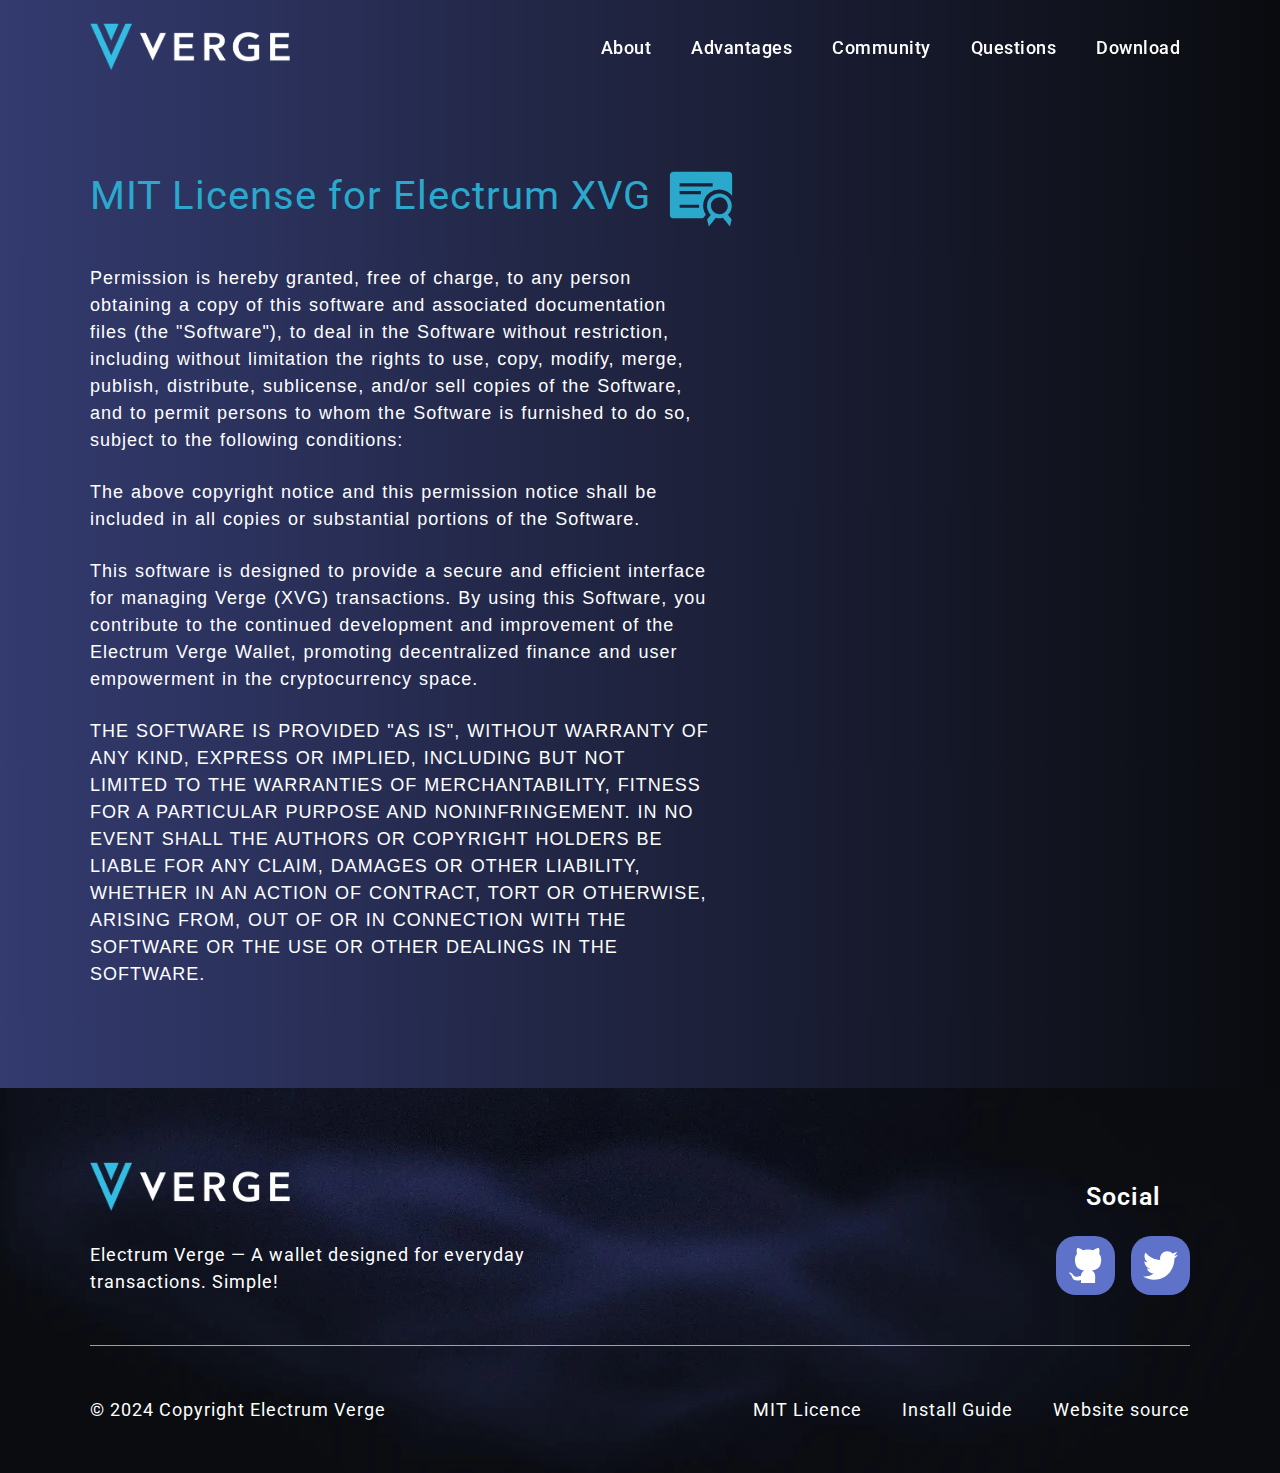
<file: mit-license.html>
<!DOCTYPE html>
<html lang="en">

<head>
	<title>MIT License - Open-Source Electrum Verge Wallet</title>
	<meta charset="UTF-8">
	<meta name="format-detection" content="telephone=no">
	<meta name="viewport" content="width=1130px, initial-scale=1.0">
	<meta name="author" content="electrum-xvg.org">
	<link rel="stylesheet" href="css/style.min.css?_v=20241022141223">
	<link rel="shortcut icon" type="image/x-icon" sizes="16x16" href="favicon.ico">
	<link rel="icon" type="image/webp" sizes="16x16" href="img/favicon/16x16.webp">
	<link rel="icon" type="image/webp" sizes="32x32" href="img/favicon/32x32.webp">
	<link rel="icon" type="image/webp" sizes="48x48" href="img/favicon/48x48.webp">
	<link rel="icon" type="image/webp" sizes="96x96" href="img/favicon/96x96.webp">
	<link rel="apple-touch-icon" sizes="180x180" href="img/favicon/180x180.webp">
	<link rel="icon" type="image/webp" sizes="400x400" href="img/favicon/400x400.webp">
	<link rel="canonical" href="https://electrum-xvg.org/mit-license.html">
	<meta name="robots" content="follow, index, max-snippet:-1, max-image-preview:large">
	<meta name="description" content="Electrum XVG is open-source software distributed under the MIT License. Review the terms and conditions of the MIT License to understand how this Verge wallet is governed and utilized.">
	<meta name="keywords" content="Electrum XVG MIT License, open-source Verge wallet, Verge wallet license, MIT license crypto, secure wallet license">
	<meta property="og:site_name" content="electrum-xvg.org">
	<meta property="og:type" content="website">
	<meta property="og:url" content="https://electrum-xvg.org/mit-license.html">
	<meta property="og:title" content="MIT License - Open-Source Electrum Verge Wallet">
	<meta property="og:description" content="Electrum XVG is open-source software distributed under the MIT License. Review the terms and conditions of the MIT License to understand how this Verge wallet is governed and utilized.">
	<meta property="og:image" content="img/favicon/400x400.webp">
	<meta property="og:image:width" content="400">
	<meta property="og:image:height" content="400">
	<meta property="og:image:alt" content="Electrum Verge logo">
	<meta property="og:image:type" content="image/webp">
	<meta property="twitter:title" content="MIT License - Open-Source Electrum Verge Wallet">
	<meta property="twitter:description" content="Electrum XVG is open-source software distributed under the MIT License. Review the terms and conditions of the MIT License to understand how this Verge wallet is governed and utilized.">
	<meta property="twitter:image" content="img/favicon/400x400.webp">
	<meta property="twitter:card" content="summary">
</head>

<body>
	<div class="wrapper">
		<header class="header">
			<div class="header__container">
				<a class="header__logo" href="home.html" data-goto=".hero">
					<img class="header__icon header__icon--white" src="img/verge-logo_white.webp" alt="Verge logo white">
					<img class="header__icon header__icon--black" src="img/verge-logo_black.webp" alt="Verge logo black">
				</a>
				<nav class="header__menu menu">
					<ul class="menu__list">
						<li class="menu__item">
							<a href="home.html#about" class="menu__link" data-goto=".main-slider" data-goto-header>About</a>
						</li>
						<li class="menu__item ">
							<a href="home.html#advantages" class="menu__link" data-goto=".advantages" data-goto-header>Advantages</a>
						</li>
						<li class="menu__item">
							<a href="home.html#community" class="menu__link" data-goto=".community" data-goto-header>Community</a>
						</li>
						<li class="menu__item">
							<a href="home.html#faq" class="menu__link" data-goto=".faq" data-goto-header>Questions</a>
						</li>
						<li class="menu__item">
							<a href="home.html#downloads" class="menu__link" data-goto=".downloads" data-goto-header>Download</a>
						</li>
					</ul>
				</nav>
			</div>
		</header>
		<main class="page">
			<div class="license">
				<div class="license__container">
					<article class="license__article" itemscope itemtype="https://schema.org/Article">
						<h1 class="license__title title" itemprop="headline">
							MIT License for Electrum XVG<img src="img/icons/license.svg" alt="MIT License icon">
						</h1>
						<div class="license__text" itemprop="description">
							<p>
								Permission is hereby granted, free of charge, to any person obtaining a copy of this software and associated documentation files (the "Software"), to deal in the Software without restriction, including without limitation the rights to use, copy, modify, merge, publish, distribute, sublicense, and/or sell copies of the Software, and to permit persons to whom the Software is furnished to do so, subject to the following conditions:
							</p>
							<p>
								The above copyright notice and this permission notice shall be included in all copies or substantial portions of the Software.
							</p>
							<p>
								This software is designed to provide a secure and efficient interface for managing Verge (XVG) transactions. By using this Software, you contribute to the continued development and improvement of the Electrum Verge Wallet, promoting decentralized finance and user empowerment in the cryptocurrency space.
							</p>
							<p>
								THE SOFTWARE IS PROVIDED "AS IS", WITHOUT WARRANTY OF ANY KIND, EXPRESS OR IMPLIED, INCLUDING BUT NOT LIMITED TO THE WARRANTIES OF MERCHANTABILITY, FITNESS FOR A PARTICULAR PURPOSE AND NONINFRINGEMENT. IN NO EVENT SHALL THE AUTHORS OR COPYRIGHT HOLDERS BE LIABLE FOR ANY CLAIM, DAMAGES OR OTHER LIABILITY, WHETHER IN AN ACTION OF CONTRACT, TORT OR OTHERWISE, ARISING FROM, OUT OF OR IN CONNECTION WITH THE SOFTWARE OR THE USE OR OTHER DEALINGS IN THE SOFTWARE.
							</p>
						</div>
					</article>
				</div>
			</div>
		</main>
		<footer class="footer">
			<div class="footer__container">
				<div class="footer__main main-footer">
					<div class="main-footer__body">
						<a href="home.html" class="main-footer__logo" data-goto=".hero">
							<img src="img/verge-logo_white.webp" alt="Footer Logo">
						</a>
						<div class="main-footer__text">
							<p>
								Electrum Verge — A wallet designed for everyday transactions. Simple!
							</p>
						</div>
					</div>
					<div class="main-footer__social social-footer">
						<div class="social-footer__label">Social</div>
						<div class="social-footer__items">
							<a href="" class="social-footer__item" target="_blank">
								<img src="img/community/01.svg" alt="Github icon">
							</a>
							<a href="" class="social-footer__item" target="_blank">
								<img src="img/community/02.svg" alt="Twitter icon">
							</a>
						</div>
					</div>
				</div>
				<div class="footer__bottom">
					<div class="footer__copy">© 2024 Copyright Electrum Verge</div>
					<nav class="footer__menu menu-footer">
						<ul class="menu-footer__list">
							<li class="menu-footer__item">
								<a href="mit-license.html" class="menu-footer__link" target="_blank">MIT Licence</a>
							</li>
							<li class="menu-footer__item">
								<a href="install-guide.html" class="menu-footer__link" target="_blank">Install Guide</a>
							</li>
							<li class="menu-footer__item">
								<a href="" class="menu-footer__link" target="_blank">Website source</a>
							</li>
						</ul>
					</nav>
				</div>
			</div>
			<div class="footer__bg-image">
				<img src="img/hero/bg.webp" alt="Background image">
			</div>
		</footer>
	</div>
	<script src="js/app.min.js?_v=20241022141223"></script>
</body>

</html>
</file>
<file: css/style.min.css>
@import url(https://fonts.googleapis.com/css?family=Roboto:regular,500,600,700);*{padding:0;margin:0;border:0}*,*::after,*::before{box-sizing:border-box}*::after,*::before{display:inline-block}body,html{height:100%;min-width:320px}body{color:#fff;line-height:1;font-family:Roboto;font-size:1.125rem;-ms-text-size-adjust:100%;-moz-text-size-adjust:100%;-webkit-text-size-adjust:100%;-webkit-font-smoothing:antialiased;-moz-osx-font-smoothing:grayscale}button,input,textarea{font-family:Roboto;font-size:inherit;line-height:inherit;color:inherit;background-color:rgba(0,0,0,0)}input,textarea{width:100%}label{display:inline-block}button,option,select{cursor:pointer}a{display:inline-block;color:inherit;text-decoration:none}ul li{list-style:none}img{vertical-align:top}h1,h2,h3,h4,h5,h6{font-weight:inherit;font-size:inherit}body{letter-spacing:.0625rem}.lock body{overflow:hidden;touch-action:none;-ms-scroll-chaining:none;overscroll-behavior:none}body ::selection{color:#fff;background-color:#96a9ff}body::-webkit-scrollbar{width:.9375rem}body::-webkit-scrollbar-track{background:linear-gradient(-90deg,#151630 0,#323374 100%)}body::-webkit-scrollbar-thumb{background:#5e72ca;border:.0625rem solid #fff;border-radius:.625rem}body::-webkit-scrollbar-thumb:hover{background:#96a9ff}.wrapper{min-height:100%;display:flex;flex-direction:column;overflow:hidden}@supports (overflow:clip){.wrapper{overflow:clip}}.wrapper>main{flex:1 1 auto}.wrapper>*{min-width:0}[class*=__container]{max-width:70.625rem;margin:0 auto;padding:0 .9375rem}[class*="--gc"]{display:grid;min-width:0;grid-template-columns:.9375rem 1fr minmax(auto,68.75rem) 1fr .9375rem}[class*="--gc"]>*{min-width:0;grid-column:3/4}.button{font-weight:700;line-height:normal;letter-spacing:.01875rem;text-align:center;padding:1.125rem 2.5rem;border:.125rem solid transparent;border-radius:.5rem;color:#fff;background:#2ba9cc;transition:all .3s;box-shadow:.625rem .625rem 1.5625rem rgba(0,0,0,.1)}.button:hover{background:#44cdf3;box-shadow:.625rem .625rem 1.5625rem rgba(0,0,0,.2)}.button--fw{width:100%}.ibg{width:100%;height:100%;-o-object-fit:cover;object-fit:cover}.ibg--top{-o-object-position:top;object-position:top}.ibg--bottom{-o-object-position:bottom;object-position:bottom}.ibg--left{-o-object-position:left;object-position:left}.ibg--right{-o-object-position:right;object-position:right}.ibg--contain{-o-object-fit:contain;object-fit:contain}._ibg{position:relative}._ibg img{position:absolute;width:100%;height:100%;top:0;left:0;-o-object-fit:cover;object-fit:cover}.header-modifier{text-align:center}.header-modifier__title{font-size:2.5rem;font-weight:600;line-height:1.4;letter-spacing:.03125rem}.header-modifier__title span{color:#5e72ca;text-transform:uppercase}.header-modifier__subtitle{line-height:1.6;letter-spacing:.03125rem;color:#31385f;max-width:43.75rem;margin:0 auto}.header-modifier>*:not(:last-child){margin-bottom:20px}.warning{margin:0 auto;text-align:center;display:block;color:#c01f1f;font-weight:500;line-height:1.5;margin-top:2.5rem}.warning strong{display:inline-block;font-weight:600;text-decoration:underline;margin-bottom:.1875rem}.warning img{margin-top:.25rem;width:1.25rem}.header{position:fixed;width:100%;left:0;top:0;z-index:100;padding-block:.75rem;transition:all .5s}.header._header-scroll{background:rgba(255,255,255,.9);backdrop-filter:blur(.625rem);box-shadow:0 0 .625rem rgba(218,218,218,.7)}.header__container{display:flex;justify-content:space-between;height:4.375rem;align-items:center}.header__logo{width:12.5rem;height:3.5rem;position:relative}.header__icon{position:absolute;width:100%;height:100%;top:0;left:0;transition:all .5s}._header-scroll .header__icon--white{opacity:0;visibility:hidden}.header__icon--black{opacity:0;visibility:hidden}._header-scroll .header__icon--black{opacity:1;visibility:visible}.menu__list{display:flex;flex-wrap:wrap;-webkit-column-gap:1.25rem;-moz-column-gap:1.25rem;column-gap:1.25rem}.menu__link{font-size:1.125rem;padding:.4375rem .625rem;color:#fff;line-height:1.5;font-weight:500;letter-spacing:.03125rem;transition:all .3s;position:relative}.menu__link::after{content:"";position:absolute;width:50%;height:.1875rem;bottom:-.4375rem;left:50%;-webkit-transform:translate(-50%,0);transform:translate(-50%,0);background:#96a9ff;opacity:0;transition:all .3s}._header-scroll .menu__link{color:#31385f}.menu__link._navigator-active{color:#96a9ff;position:relative}.menu__link._navigator-active::after{bottom:.1875rem;opacity:1}.menu__link:hover{color:#96a9ff}.menu__link:hover::after{bottom:.1875rem;opacity:1}.footer{position:relative}.footer__container{position:relative;z-index:5;line-height:1.5}.footer__main{padding-block:4.375rem 3.125rem;border-bottom:.0625rem solid rgba(255,255,255,.6)}.footer__bottom{display:flex;justify-content:space-between;align-items:center;gap:1.25rem;padding-block:3.125rem}.footer__bg-image img{position:absolute;width:100%;height:100%;top:0;left:0;-o-object-fit:cover;object-fit:cover;pointer-events:none}.main-footer{display:grid;align-items:end;-webkit-column-gap:1.875rem;-moz-column-gap:1.875rem;column-gap:1.875rem;grid-template-columns:repeat(2,auto)}.main-footer__logo{display:inline-block}.main-footer__logo:not(:last-child){margin-bottom:1.5625rem}.main-footer__logo img{width:12.5rem}.main-footer__text{max-width:31.25rem}.main-footer__social{justify-self:end}.social-footer__label{text-align:center;font-size:1.5625rem;font-weight:600}.social-footer__label:not(:last-child){margin-bottom:1.25rem}.social-footer__items{display:flex;gap:1rem}.social-footer__item{background:#5e72ca;padding:.75rem;border-radius:1.25rem;display:flex;justify-content:center;align-items:center;transition:all .2s}.social-footer__item:hover{background:#96a9ff;box-shadow:0 0 1.25rem rgba(150,169,255,.5)}.social-footer__item img{width:2.1875rem;height:2.1875rem}.menu-footer__list{display:flex;flex-wrap:wrap;-webkit-column-gap:2.5rem;-moz-column-gap:2.5rem;column-gap:2.5rem}.menu-footer__link{transition:all .2s}.menu-footer__link:hover{color:#96a9ff}.install-guide{background:linear-gradient(-90deg,#0a0b0f 0,#333b6f 100%);padding-block:6.25rem 4.375rem;font-family:-apple-system,BlinkMacSystemFont,"Segoe UI","Noto Sans",Helvetica,Arial,sans-serif,"Apple Color Emoji","Segoe UI Emoji";font-size:16px;line-height:1.5;word-wrap:break-word}.install-guide a{color:#0969da;text-decoration:underline}.install-guide a:hover{text-decoration:none}.markdown-body h1,.markdown-body h2,.markdown-body h3,.markdown-body h4,.markdown-body h5,.markdown-body h6{margin-top:40px;margin-bottom:16px;font-weight:600;line-height:1.25;position:relative;color:#2ba9cc}.markdown-body h1{padding-bottom:.5em;font-size:2em;border-bottom:1px solid #dbdbdb;margin-bottom:30px}.markdown-body h2{padding-bottom:.5em;font-size:1.5em;border-bottom:1px solid #dbdbdb}.markdown-body table{display:block;width:100%;width:-webkit-max-content;width:max-content;max-width:100%;overflow:auto;color:#1f2328}.markdown-body blockquote,.markdown-body details,.markdown-body dl,.markdown-body ol,.markdown-body p,.markdown-body pre,.markdown-body table,.markdown-body ul{margin-top:0;margin-bottom:1rem}.markdown-body table tr{background-color:#f1f1f1;border-top:1px solid #dbdbdb}.markdown-body table td,.markdown-body table th{padding:6px 13px;border:1px solid #d1d9e0}.markdown-body .highlight pre,.markdown-body pre{padding:16px;overflow:auto;font-size:85%;line-height:1.45;color:#1f2328;background-color:#f6f8fa;border-radius:6px;word-wrap:normal}.markdown-body code,.markdown-body tt{padding:.2em .4em;margin:0;font-size:85%;white-space:break-spaces;background-color:rgba(129,139,152,.1215686275);border-radius:6px}.markdown-body ol,.markdown-body ul{padding-left:2em}.markdown-body ul li{list-style-type:disc}.license{background:linear-gradient(-90deg,#0a0b0f 0,#333b6f 100%);padding-block:10rem 6.25rem}.license__container{color:#fff}.license__article:not(:last-child){margin-bottom:4.375rem}.license__title{display:flex;align-items:center;gap:.9375rem;font-size:2.5rem;line-height:normal;color:#2ba9cc;margin-bottom:2.1875rem}.license__title img{width:4.375rem}.license__title.title--smaller{margin-bottom:1.5625rem}.license__text{font-family:-apple-system,BlinkMacSystemFont,"Segoe UI","Noto Sans",Helvetica,Arial,sans-serif,"Apple Color Emoji","Segoe UI Emoji";font-size:1.125rem;max-width:38.75rem;line-height:1.5;word-spacing:.0625rem}.license__text>p:not(:last-child){margin-bottom:1.5625rem}.license__text a{font-weight:500;color:#44cdf3;transition:all .2s}.license__text a:hover{color:#2ba9cc;text-decoration:underline}.hero{min-height:100svh;display:flex;align-items:center;position:relative}.hero__container{text-align:center}.hero__body{padding-block:7.5rem;max-width:45rem;position:relative;z-index:5}.hero__image{margin-bottom:1.875rem}.hero__image img{width:100%}.hero__title{font-weight:700;font-size:2.75rem;line-height:1.4;letter-spacing:.03125rem;margin-bottom:1.875rem}.hero__title span{color:#5e72ca}.hero__text{max-width:34.375rem;margin:0 auto;font-weight:500;line-height:1.6;letter-spacing:.03125rem;color:#fff;margin-bottom:2.75rem}.hero__buttons{display:flex;justify-content:center;-webkit-column-gap:1.25rem;-moz-column-gap:1.25rem;column-gap:1.25rem}.hero__button{width:15.625rem}.hero__button--learn{background:#2ba9cc;box-shadow:0 0 1.25rem rgba(68,205,243,.3)}.hero__button--learn:hover{background:#44cdf3;box-shadow:0 0 1.5625rem rgba(68,205,243,.7)}.hero__button--get{background:#5e72ca;box-shadow:0 0 1.25rem rgba(135,153,233,.3)}.hero__button--get:hover{background:#96a9ff;box-shadow:0 0 1.5625rem rgba(135,153,233,.7)}.hero__bg-image img{position:absolute;width:100%;height:100%;top:0;left:0;-o-object-fit:cover;object-fit:cover;pointer-events:none}.main-slider{padding-block:5.625rem}.main-slider__header{margin-bottom:3.125rem;color:#31385f}.main-slider__body{position:relative;z-index:2;display:flex}.main-slider__slider{flex:1 1 auto;min-width:0;align-self:flex-end;padding-left:2rem}.slider-main{display:flex;flex-direction:column;align-items:flex-end;position:relative}.slider-main__controls{align-self:stretch}.slider-main__controls:not(:last-child){margin-bottom:1.25rem}.slider-main__body{overflow:visible;width:50rem;margin-right:9.375rem}.slider-main__slide{position:relative;pointer-events:none;border-radius:.9375rem;overflow:hidden}.slider-main__image{height:31.25rem}.slider-main__image img{width:100%;height:100%;-o-object-fit:cover;object-fit:cover}.slider-main__content{pointer-events:all;max-width:21.875rem;display:flex;flex-direction:column;padding:1.875rem;border-radius:.9375rem;background:rgba(255,255,255,.9);position:absolute;left:2.5rem;bottom:2.5rem}@supports (backdrop-filter:blur(15px)){.slider-main__content{background:rgba(255,255,255,.8);backdrop-filter:blur(5px)}}.slider-main__content--left{left:2.5rem}.slider-main__title{font-size:1.5rem;font-weight:500;line-height:1.4;color:#2ba9cc}.slider-main__title:not(:last-child){margin-bottom:.4375rem}.slider-main__text{font-weight:500;line-height:1.5;color:#31385f}.controls-slider-main{display:flex;align-items:center;margin-top:1.875rem}.controls-slider-main__dotts{justify-content:center;flex:1 1 auto}.slider-arrows{position:absolute;top:50%;-webkit-transform:translate(0,-90%);transform:translate(0,-90%);left:2.5%;z-index:10;width:95%;display:flex;justify-content:space-between;gap:.5rem;pointer-events:none}.slider-arrow{pointer-events:auto;border-radius:50%;width:3.4375rem;height:3.4375rem;background-color:#5e72ca;color:#fff;font-size:1.5625rem;transition:all .4s;border:.1875rem solid #fff}.slider-arrow_prev{margin-left:3.75rem}.slider-arrow_prev::before{content:"⮜"}.slider-arrow_next{margin-right:3.75rem}.slider-arrow_next::before{content:"⮞";background:url(../img/about/arrow.svg) 20px 20px/no-repeat}.slider-arrow:hover{background-color:#96a9ff;color:#31385f}.swiper-pagination-bullets{display:flex;flex-wrap:wrap}.swiper-pagination-bullet{cursor:pointer;flex:0 0 1.6875rem;height:1.6875rem;position:relative;display:flex;justify-content:center;align-items:center;margin:.125rem 0}.swiper-pagination-bullet:not(:last-child){margin-right:.75rem}.swiper-pagination-bullet::after{content:"";width:.6875rem;height:.6875rem;background-color:#d8d8d8;border-radius:50%;transition:all .3s}.swiper-pagination-bullet::before{content:"";position:absolute;top:0;left:0;width:100%;height:100%;border-radius:50%;border:.0625rem solid #5e72ca;transition:all .3s;-webkit-transform:scale(0);transform:scale(0)}.swiper-pagination-bullet:hover::after{background-color:#5e72ca}.swiper-pagination-bullet-active::after{background-color:#5e72ca}.swiper-pagination-bullet-active::before{-webkit-transform:scale(1);transform:scale(1)}.advantages{background:linear-gradient(109.6deg,#4d5ea9 6.42%,#a6b2f7 97.82%);padding-block:6.25rem;position:relative;z-index:2}.advantages__container{text-align:center}.advantages__cards{display:grid;grid-template-columns:repeat(2,1fr);gap:3.125rem}.advantages__card{flex:0 1 25%;padding:2.1875rem;box-shadow:0 0 1.25rem rgba(0,0,0,.2);transition:all .2s;border-radius:.9375rem}.advantages__card:hover{box-shadow:0 0 1.25rem rgba(0,0,0,.35)}.advantages__icon{width:4.375rem;height:4.375rem;padding:.625rem;border-radius:.9375rem;background:#96a9ff;margin-bottom:1.5625rem}.advantages__title{font-weight:600;font-size:1.5rem;line-height:1.4;margin-bottom:1.0625rem}.advantages__text{line-height:1.5}.community{background:linear-gradient(360deg,#0a0b0f 0,#333b6f 100%);padding-block:5.625rem 6.25rem}.community__container{display:flex;flex-direction:column;align-items:center;gap:3.125rem}.community__container--reverse{flex-direction:row-reverse}.community__body{flex:0 0 40%}.community__header:not(:last-child){margin-bottom:2.5rem}.community__header .header-modifier__subtitle{color:#fff;max-width:50rem;text-align:justify}.community__header span{color:#96a9ff}.community__social{display:flex;gap:2.5rem;justify-content:center}.community__link{padding:.9375rem;border-radius:1.25rem;background:#5e72ca;transition:all .25s}.community__link:hover{background:#96a9ff;box-shadow:0 0 1.25rem rgba(150,169,255,.5)}.community__icon{width:2.5rem;height:2.5rem}.community__image{overflow:hidden;border-radius:1.25rem;width:100%;height:31.25rem}.community__image img{width:100%;height:100%;-o-object-fit:cover;object-fit:cover;border-radius:.625rem;transition:all .7s}.community__image img:hover{-webkit-transform:scale(1.03);transform:scale(1.03)}.faq{padding-block:6.25rem}.faq__container{color:#31385f;max-width:56.25rem}.faq__header{margin-bottom:2.5rem}summary::-webkit-details-marker{display:none}summary{list-style:none}.spollers-faq{display:grid;gap:1.5625rem}.spollers-faq__title{background:rgba(94,114,202,.1);padding:1.25rem 1.5625rem;border-radius:.625rem;display:flex;align-items:center;justify-content:space-between;gap:.625rem;font-size:1.5rem;font-weight:500;line-height:1.4;cursor:pointer;transition:color .25s,background .25s,border-radius 1.3s;position:relative}.spollers-faq__title::before{content:"";position:absolute;width:0;height:.125rem;bottom:0;left:0;transition:all .5s}.spollers-faq__title::after{content:"";background:url(../img/faq/cross.svg) 0/cover no-repeat;width:2.5rem;height:2.5rem;transition:all .4s;-webkit-transform:rotate(-45deg);transform:rotate(-45deg)}.spollers-faq__title:hover{color:#2ba9cc;background:rgba(94,114,202,.15)}.spollers-faq__title:hover::before{background:#44cdf3}.spollers-faq__title._spoller-active{color:#2ba9cc;background:rgba(94,114,202,.2);border-radius:.625rem .625rem 0 0;transition:background .25s,border-radius 0s}.spollers-faq__title._spoller-active:hover{padding-bottom:1.25rem}.spollers-faq__title._spoller-active::before{background:#44cdf3;width:100%}.spollers-faq__title._spoller-active::after{-webkit-transform:rotate(0);transform:rotate(0)}.spollers-faq__body{background:rgba(94,114,202,.2);border-radius:0 0 .625rem .625rem;padding:1.25rem 1.5625rem;line-height:1.6}.downloads{padding-block:6.25rem;background:linear-gradient(109.6deg,#4d5ea9 6.42%,#a6b2f7 97.82%)}.downloads__container{align-items:center}.downloads__title{font-size:2.5rem;text-transform:uppercase;font-weight:600;line-height:normal;text-align:center;letter-spacing:.0625rem}.downloads__title:not(:last-child){margin-bottom:2.8125rem}.downloads__items{display:flex;justify-content:center;gap:1.5625rem;text-align:center}.downloads__item{flex:0 0 11.25rem}.item-downloads{padding:1.875rem;border-radius:.9375rem;transition:all .3s}.item-downloads--windows:hover{box-shadow:0 0 1.5625rem rgba(68,205,243,.5)}.item-downloads--windows:hover .item-downloads__label{color:#00adef}.item-downloads--macos:hover{box-shadow:0 0 1.5625rem rgba(49,56,95,.5)}.item-downloads--macos:hover .item-downloads__label{color:#31385f}.item-downloads--linux:hover{box-shadow:0 0 1.5625rem rgba(248,190,17,.8)}.item-downloads--linux:hover .item-downloads__label{color:#f8bf11}.item-downloads__icon{width:4.375rem;height:4.375rem;margin-bottom:.9375rem}.item-downloads__label{font-size:1.25rem;line-height:1.5;transition:all .3s;letter-spacing:.03125rem}@font-face{font-family:swiper-icons;src:url("data:application/font-woff;charset=utf-8;base64, [base64]//wADZ2x5ZgAAAywAAADMAAAD2MHtryVoZWFkAAABbAAAADAAAAA2E2+eoWhoZWEAAAGcAAAAHwAAACQC9gDzaG10eAAAAigAAAAZAAAArgJkABFsb2NhAAAC0AAAAFoAAABaFQAUGG1heHAAAAG8AAAAHwAAACAAcABAbmFtZQAAA/gAAAE5AAACXvFdBwlwb3N0AAAFNAAAAGIAAACE5s74hXjaY2BkYGAAYpf5Hu/j+W2+MnAzMYDAzaX6QjD6/4//Bxj5GA8AuRwMYGkAPywL13jaY2BkYGA88P8Agx4j+/8fQDYfA1AEBWgDAIB2BOoAeNpjYGRgYNBh4GdgYgABEMnIABJzYNADCQAACWgAsQB42mNgYfzCOIGBlYGB0YcxjYGBwR1Kf2WQZGhhYGBiYGVmgAFGBiQQkOaawtDAoMBQxXjg/wEGPcYDDA4wNUA2CCgwsAAAO4EL6gAAeNpj2M0gyAACqxgGNWBkZ2D4/wMA+xkDdgAAAHjaY2BgYGaAYBkGRgYQiAHyGMF8FgYHIM3DwMHABGQrMOgyWDLEM1T9/w8UBfEMgLzE////P/5//f/V/xv+r4eaAAeMbAxwIUYmIMHEgKYAYjUcsDAwsLKxc3BycfPw8jEQA/[base64]/uznmfPFBNODM2K7MTQ45YEAZqGP81AmGGcF3iPqOop0r1SPTaTbVkfUe4HXj97wYE+yNwWYxwWu4v1ugWHgo3S1XdZEVqWM7ET0cfnLGxWfkgR42o2PvWrDMBSFj/IHLaF0zKjRgdiVMwScNRAoWUoH78Y2icB/yIY09An6AH2Bdu/UB+yxopYshQiEvnvu0dURgDt8QeC8PDw7Fpji3fEA4z/PEJ6YOB5hKh4dj3EvXhxPqH/SKUY3rJ7srZ4FZnh1PMAtPhwP6fl2PMJMPDgeQ4rY8YT6Gzao0eAEA409DuggmTnFnOcSCiEiLMgxCiTI6Cq5DZUd3Qmp10vO0LaLTd2cjN4fOumlc7lUYbSQcZFkutRG7g6JKZKy0RmdLY680CDnEJ+UMkpFFe1RN7nxdVpXrC4aTtnaurOnYercZg2YVmLN/d/gczfEimrE/fs/bOuq29Zmn8tloORaXgZgGa78yO9/cnXm2BpaGvq25Dv9S4E9+5SIc9PqupJKhYFSSl47+Qcr1mYNAAAAeNptw0cKwkAAAMDZJA8Q7OUJvkLsPfZ6zFVERPy8qHh2YER+3i/BP83vIBLLySsoKimrqKqpa2hp6+jq6RsYGhmbmJqZSy0sraxtbO3sHRydnEMU4uR6yx7JJXveP7WrDycAAAAAAAH//wACeNpjYGRgYOABYhkgZgJCZgZNBkYGLQZtIJsFLMYAAAw3ALgAeNolizEKgDAQBCchRbC2sFER0YD6qVQiBCv/H9ezGI6Z5XBAw8CBK/m5iQQVauVbXLnOrMZv2oLdKFa8Pjuru2hJzGabmOSLzNMzvutpB3N42mNgZGBg4GKQYzBhYMxJLMlj4GBgAYow/P/PAJJhLM6sSoWKfWCAAwDAjgbRAAB42mNgYGBkAIIbCZo5IPrmUn0hGA0AO8EFTQAA");font-weight:400;font-style:normal}:root{--swiper-theme-color:#007aff}:host{position:relative;display:block;margin-left:auto;margin-right:auto;z-index:1}.swiper{margin-left:auto;margin-right:auto;position:relative;overflow:hidden;list-style:none;padding:0;z-index:1;display:block}.swiper-vertical>.swiper-wrapper{flex-direction:column}.swiper-wrapper{position:relative;width:100%;height:100%;z-index:1;display:flex;transition-property:-webkit-transform;transition-property:transform;transition-property:transform,-webkit-transform;transition-timing-function:var(--swiper-wrapper-transition-timing-function,initial);box-sizing:content-box}.swiper-android .swiper-slide,.swiper-ios .swiper-slide,.swiper-wrapper{-webkit-transform:translate3d(0,0,0);transform:translate3d(0,0,0)}.swiper-horizontal{touch-action:pan-y}.swiper-vertical{touch-action:pan-x}.swiper-slide{flex-shrink:0;width:100%;height:100%;position:relative;transition-property:-webkit-transform;transition-property:transform;transition-property:transform,-webkit-transform;display:block}.swiper-slide-invisible-blank{visibility:hidden}.swiper-autoheight,.swiper-autoheight .swiper-slide{height:auto}.swiper-autoheight .swiper-wrapper{align-items:flex-start;transition-property:height,-webkit-transform;transition-property:transform,height;transition-property:transform,height,-webkit-transform}.swiper-backface-hidden .swiper-slide{-webkit-transform:translateZ(0);transform:translateZ(0);-webkit-backface-visibility:hidden;backface-visibility:hidden}.swiper-3d.swiper-css-mode .swiper-wrapper{-webkit-perspective:1200px;perspective:1200px}.swiper-3d .swiper-wrapper{-webkit-transform-style:preserve-3d;transform-style:preserve-3d}.swiper-3d{-webkit-perspective:1200px;perspective:1200px}.swiper-3d .swiper-cube-shadow,.swiper-3d .swiper-slide{-webkit-transform-style:preserve-3d;transform-style:preserve-3d}.swiper-css-mode>.swiper-wrapper{overflow:auto;scrollbar-width:none;-ms-overflow-style:none}.swiper-css-mode>.swiper-wrapper::-webkit-scrollbar{display:none}.swiper-css-mode>.swiper-wrapper>.swiper-slide{scroll-snap-align:start start}.swiper-css-mode.swiper-horizontal>.swiper-wrapper{-ms-scroll-snap-type:x mandatory;scroll-snap-type:x mandatory}.swiper-css-mode.swiper-vertical>.swiper-wrapper{-ms-scroll-snap-type:y mandatory;scroll-snap-type:y mandatory}.swiper-css-mode.swiper-free-mode>.swiper-wrapper{-ms-scroll-snap-type:none;scroll-snap-type:none}.swiper-css-mode.swiper-free-mode>.swiper-wrapper>.swiper-slide{scroll-snap-align:none}.swiper-css-mode.swiper-centered>.swiper-wrapper::before{content:"";flex-shrink:0;order:9999}.swiper-css-mode.swiper-centered>.swiper-wrapper>.swiper-slide{scroll-snap-align:center center;scroll-snap-stop:always}.swiper-css-mode.swiper-centered.swiper-horizontal>.swiper-wrapper>.swiper-slide:first-child{-webkit-margin-start:var(--swiper-centered-offset-before);margin-inline-start:var(--swiper-centered-offset-before)}.swiper-css-mode.swiper-centered.swiper-horizontal>.swiper-wrapper::before{height:100%;min-height:1px;width:var(--swiper-centered-offset-after)}.swiper-css-mode.swiper-centered.swiper-vertical>.swiper-wrapper>.swiper-slide:first-child{-webkit-margin-before:var(--swiper-centered-offset-before);margin-block-start:var(--swiper-centered-offset-before)}.swiper-css-mode.swiper-centered.swiper-vertical>.swiper-wrapper::before{width:100%;min-width:1px;height:var(--swiper-centered-offset-after)}.swiper-3d .swiper-slide-shadow,.swiper-3d .swiper-slide-shadow,.swiper-3d .swiper-slide-shadow-bottom,.swiper-3d .swiper-slide-shadow-bottom,.swiper-3d .swiper-slide-shadow-left,.swiper-3d .swiper-slide-shadow-left,.swiper-3d .swiper-slide-shadow-right,.swiper-3d .swiper-slide-shadow-right,.swiper-3d .swiper-slide-shadow-top,.swiper-3d .swiper-slide-shadow-top{position:absolute;left:0;top:0;width:100%;height:100%;pointer-events:none;z-index:10}.swiper-3d .swiper-slide-shadow{background:rgba(0,0,0,.15)}.swiper-3d .swiper-slide-shadow-left{background-image:linear-gradient(to left,rgba(0,0,0,.5),rgba(0,0,0,0))}.swiper-3d .swiper-slide-shadow-right{background-image:linear-gradient(to right,rgba(0,0,0,.5),rgba(0,0,0,0))}.swiper-3d .swiper-slide-shadow-top{background-image:linear-gradient(to top,rgba(0,0,0,.5),rgba(0,0,0,0))}.swiper-3d .swiper-slide-shadow-bottom{background-image:linear-gradient(to bottom,rgba(0,0,0,.5),rgba(0,0,0,0))}.swiper-lazy-preloader{width:42px;height:42px;position:absolute;left:50%;top:50%;margin-left:-21px;margin-top:-21px;z-index:10;-webkit-transform-origin:50%;transform-origin:50%;box-sizing:border-box;border:4px solid var(--swiper-preloader-color,var(--swiper-theme-color));border-radius:50%;border-top-color:transparent}.swiper-watch-progress .swiper-slide-visible .swiper-lazy-preloader,.swiper:not(.swiper-watch-progress) .swiper-lazy-preloader{-webkit-animation:swiper-preloader-spin 1s infinite linear;animation:swiper-preloader-spin 1s infinite linear}.swiper-lazy-preloader-white{--swiper-preloader-color:#fff}.swiper-lazy-preloader-black{--swiper-preloader-color:#000}@-webkit-keyframes swiper-preloader-spin{0%{-webkit-transform:rotate(0);transform:rotate(0)}100%{-webkit-transform:rotate(360deg);transform:rotate(360deg)}}@keyframes swiper-preloader-spin{0%{-webkit-transform:rotate(0);transform:rotate(0)}100%{-webkit-transform:rotate(360deg);transform:rotate(360deg)}}@media (min-width:61.99875em){.controls-slider-main__dotts{padding-right:1.25rem}}
</file>
